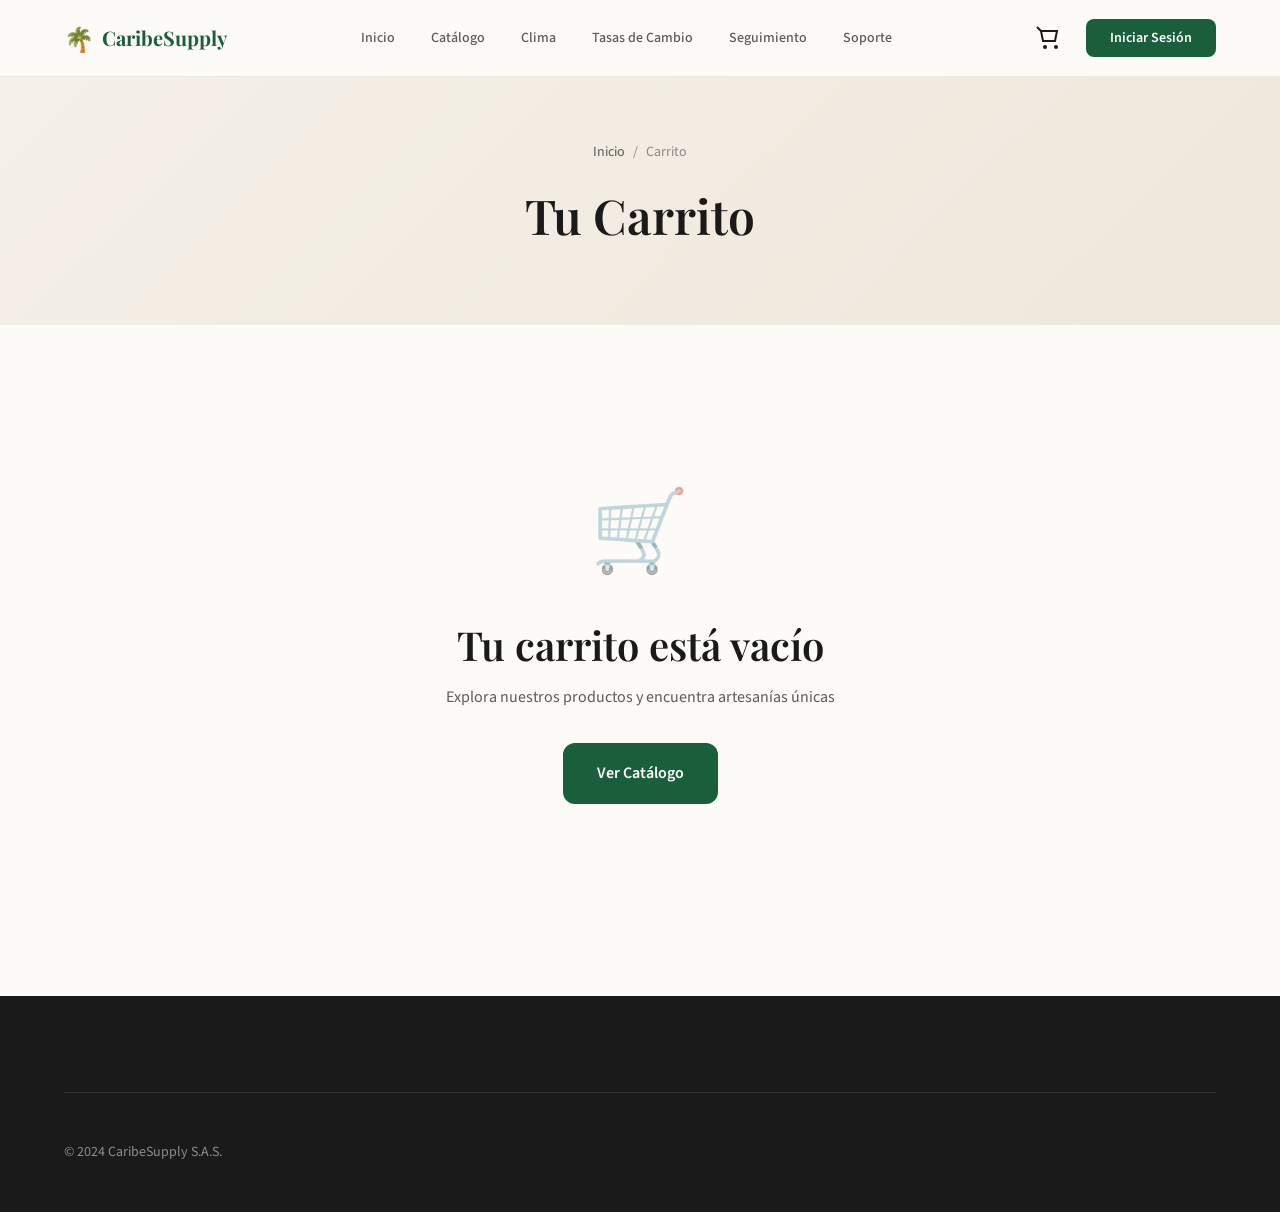
<file: pages/carrito.html>
<!DOCTYPE html>
<html lang="es">
<head>
    <meta charset="UTF-8">
    <meta name="viewport" content="width=device-width, initial-scale=1.0">
    <meta name="description" content="Tu carrito de compras - CaribeSupply">
    <title>Carrito | CaribeSupply S.A.S.</title>
    <link rel="preconnect" href="https://fonts.googleapis.com">
    <link rel="preconnect" href="https://fonts.gstatic.com" crossorigin>
    <link href="https://fonts.googleapis.com/css2?family=Playfair+Display:wght@400;600;700&family=Source+Sans+3:wght@300;400;500;600&display=swap" rel="stylesheet">
    <link rel="stylesheet" href="../css/styles.css">
    <style>
        .cart-page { padding: var(--space-2xl) 0 var(--space-4xl); }
        .cart-layout { display: grid; grid-template-columns: 1fr 380px; gap: var(--space-2xl); }
        @media (max-width: 900px) { .cart-layout { grid-template-columns: 1fr; } }
        .cart-items { background: var(--bg-primary); border-radius: var(--radius-xl); padding: var(--space-xl); box-shadow: var(--shadow-sm); }
        .cart-item { display: grid; grid-template-columns: 100px 1fr auto; gap: var(--space-lg); padding: var(--space-lg) 0; border-bottom: 1px solid var(--bg-tertiary); align-items: center; }
        .cart-item:last-child { border-bottom: none; }
        .cart-item-image { width: 100px; height: 100px; border-radius: var(--radius-lg); overflow: hidden; }
        .cart-item-image img { width: 100%; height: 100%; object-fit: cover; }
        .cart-item-info h3 { font-size: var(--text-lg); margin-bottom: var(--space-xs); }
        .cart-item-info .category { font-size: var(--text-sm); color: var(--text-muted); margin-bottom: var(--space-sm); }
        .cart-item-info .price { font-weight: 600; color: var(--color-primary); }
        .cart-item-actions { display: flex; flex-direction: column; align-items: flex-end; gap: var(--space-md); }
        .quantity-control { display: flex; align-items: center; gap: var(--space-sm); background: var(--bg-secondary); border-radius: var(--radius-md); padding: var(--space-xs); }
        .quantity-btn { width: 32px; height: 32px; border: none; background: var(--bg-primary); border-radius: var(--radius-sm); cursor: pointer; font-size: var(--text-lg); transition: all var(--transition-fast); }
        .quantity-btn:hover { background: var(--color-primary); color: white; }
        .quantity-value { width: 40px; text-align: center; font-weight: 600; }
        .remove-btn { background: none; border: none; color: var(--color-error); cursor: pointer; font-size: var(--text-sm); padding: var(--space-xs) var(--space-sm); }
        .remove-btn:hover { text-decoration: underline; }
        .cart-summary { background: var(--bg-primary); border-radius: var(--radius-xl); padding: var(--space-xl); box-shadow: var(--shadow-sm); height: fit-content; position: sticky; top: 100px; }
        .summary-title { font-size: var(--text-xl); margin-bottom: var(--space-xl); padding-bottom: var(--space-md); border-bottom: 2px solid var(--bg-tertiary); }
        .summary-row { display: flex; justify-content: space-between; margin-bottom: var(--space-md); font-size: var(--text-sm); color: var(--text-secondary); }
        .summary-row.total { font-size: var(--text-xl); font-weight: 700; color: var(--text-primary); margin-top: var(--space-lg); padding-top: var(--space-lg); border-top: 2px solid var(--bg-tertiary); }
        .free-shipping-badge { background: rgba(45, 138, 94, 0.1); color: var(--color-success); padding: var(--space-sm) var(--space-md); border-radius: var(--radius-md); font-size: var(--text-sm); text-align: center; margin-bottom: var(--space-lg); }
        .checkout-btn { width: 100%; margin-top: var(--space-lg); }
        .continue-shopping { display: block; text-align: center; margin-top: var(--space-md); font-size: var(--text-sm); }
        .empty-cart { text-align: center; padding: var(--space-4xl) var(--space-xl); }
        .empty-cart-icon { font-size: 5rem; margin-bottom: var(--space-lg); opacity: 0.5; }
        .empty-cart h2 { margin-bottom: var(--space-md); }
        .empty-cart p { color: var(--text-secondary); margin-bottom: var(--space-xl); }
        @media (max-width: 600px) {
            .cart-item { grid-template-columns: 80px 1fr; }
            .cart-item-actions { grid-column: 1 / -1; flex-direction: row; justify-content: space-between; }
        }
    </style>
</head>
<body>
    <a href="#main-content" class="skip-link">Saltar al contenido principal</a>
    
    <header class="header">
        <nav class="nav">
            <a href="../index.html" class="logo"><span class="logo-icon">🌴</span><span class="logo-text">CaribeSupply</span></a>
            <button class="nav-toggle" aria-expanded="false"><span class="hamburger"></span></button>
            <ul class="nav-menu" id="nav-menu">
                <li><a href="../index.html" class="nav-link">Inicio</a></li>
                <li><a href="catalogo.html" class="nav-link">Catálogo</a></li>
                <li><a href="clima.html" class="nav-link">Clima</a></li>
                <li><a href="tasas.html" class="nav-link">Tasas de Cambio</a></li>
                <li><a href="seguimiento.html" class="nav-link">Seguimiento</a></li>
                <li><a href="soporte.html" class="nav-link">Soporte</a></li>
            </ul>
            <div class="nav-actions">
                <a href="carrito.html" class="cart-btn"><svg width="24" height="24" viewBox="0 0 24 24" fill="none" stroke="currentColor" stroke-width="2"><circle cx="9" cy="21" r="1"/><circle cx="20" cy="21" r="1"/><path d="m1 1 4 4h16l-2 10H7L5 5"/></svg><span class="cart-count" id="cart-count">0</span></a>
                <a href="login.html" class="login-btn" id="auth-btn">Iniciar Sesión</a>
            </div>
        </nav>
    </header>

    <main id="main-content">
        <section class="page-header">
            <div class="container">
                <nav class="breadcrumb"><a href="../index.html">Inicio</a><span>/</span><span>Carrito</span></nav>
                <h1 class="page-title">Tu Carrito</h1>
            </div>
        </section>

        <section class="cart-page">
            <div class="container">
                <div id="cart-content"></div>
            </div>
        </section>
    </main>

    <footer class="footer"><div class="container"><div class="footer-bottom"><p class="copyright">© 2024 CaribeSupply S.A.S.</p></div></div></footer>
    <div class="toast-container" id="toast-container"></div>

    <script src="../js/data.js"></script>
    <script src="../js/auth.js"></script>
    <script src="../js/cart.js"></script>
    <script src="../js/main.js"></script>
    <script>
        function renderCartPage() {
            const container = document.getElementById('cart-content');
            const cartItems = Cart.getCartWithProducts();

            if (cartItems.length === 0) {
                container.innerHTML = `
                    <div class="empty-cart">
                        <div class="empty-cart-icon">🛒</div>
                        <h2>Tu carrito está vacío</h2>
                        <p>Explora nuestros productos y encuentra artesanías únicas</p>
                        <a href="catalogo.html" class="btn btn-primary">Ver Catálogo</a>
                    </div>
                `;
                return;
            }

            const subtotal = Cart.getSubtotal();
            const tax = Cart.getTax();
            const shipping = Cart.getShipping();
            const total = subtotal + tax + shipping;
            const freeShipping = subtotal >= APP_CONFIG.freeShippingThreshold;

            container.innerHTML = `
                <div class="cart-layout">
                    <div class="cart-items">
                        <h2 style="margin-bottom: var(--space-lg);">Productos (${cartItems.length})</h2>
                        ${cartItems.map(item => `
                            <div class="cart-item">
                                <div class="cart-item-image">
                                    <img src="${item.product.image}" alt="${item.product.name}">
                                </div>
                                <div class="cart-item-info">
                                    <h3>${item.product.name}</h3>
                                    <p class="category">${CATEGORIES.find(c => c.id === item.product.category)?.name || ''}</p>
                                    <p class="price">RD$${item.product.price.toLocaleString()}</p>
                                </div>
                                <div class="cart-item-actions">
                                    <div class="quantity-control">
                                        <button class="quantity-btn" onclick="updateQty(${item.productId}, ${item.quantity - 1})">−</button>
                                        <span class="quantity-value">${item.quantity}</span>
                                        <button class="quantity-btn" onclick="updateQty(${item.productId}, ${item.quantity + 1})">+</button>
                                    </div>
                                    <button class="remove-btn" onclick="Cart.removeItem(${item.productId})">Eliminar</button>
                                </div>
                            </div>
                        `).join('')}
                    </div>
                    <div class="cart-summary">
                        <h3 class="summary-title">Resumen del Pedido</h3>
                        ${freeShipping ? '<div class="free-shipping-badge">🎉 ¡Envío gratis aplicado!</div>' : ''}
                        <div class="summary-row"><span>Subtotal</span><span>RD$${subtotal.toLocaleString('es-DO', {minimumFractionDigits: 2})}</span></div>
                        <div class="summary-row"><span>ITBIS (18%)</span><span>RD$${tax.toLocaleString('es-DO', {minimumFractionDigits: 2})}</span></div>
                        <div class="summary-row"><span>Envío</span><span>${freeShipping ? 'Gratis' : 'RD$' + shipping.toLocaleString()}</span></div>
                        <div class="summary-row total"><span>Total</span><span>RD$${total.toLocaleString('es-DO', {minimumFractionDigits: 2})}</span></div>
                        <a href="checkout.html" class="btn btn-primary checkout-btn">Proceder al Pago</a>
                        <a href="catalogo.html" class="continue-shopping">← Seguir comprando</a>
                    </div>
                </div>
            `;
        }

        function updateQty(productId, newQty) {
            if (newQty < 1) {
                Cart.removeItem(productId);
            } else {
                Cart.updateQuantity(productId, newQty);
            }
            renderCartPage();
        }

        document.addEventListener('DOMContentLoaded', renderCartPage);
    </script>
</body>
</html>
</file>
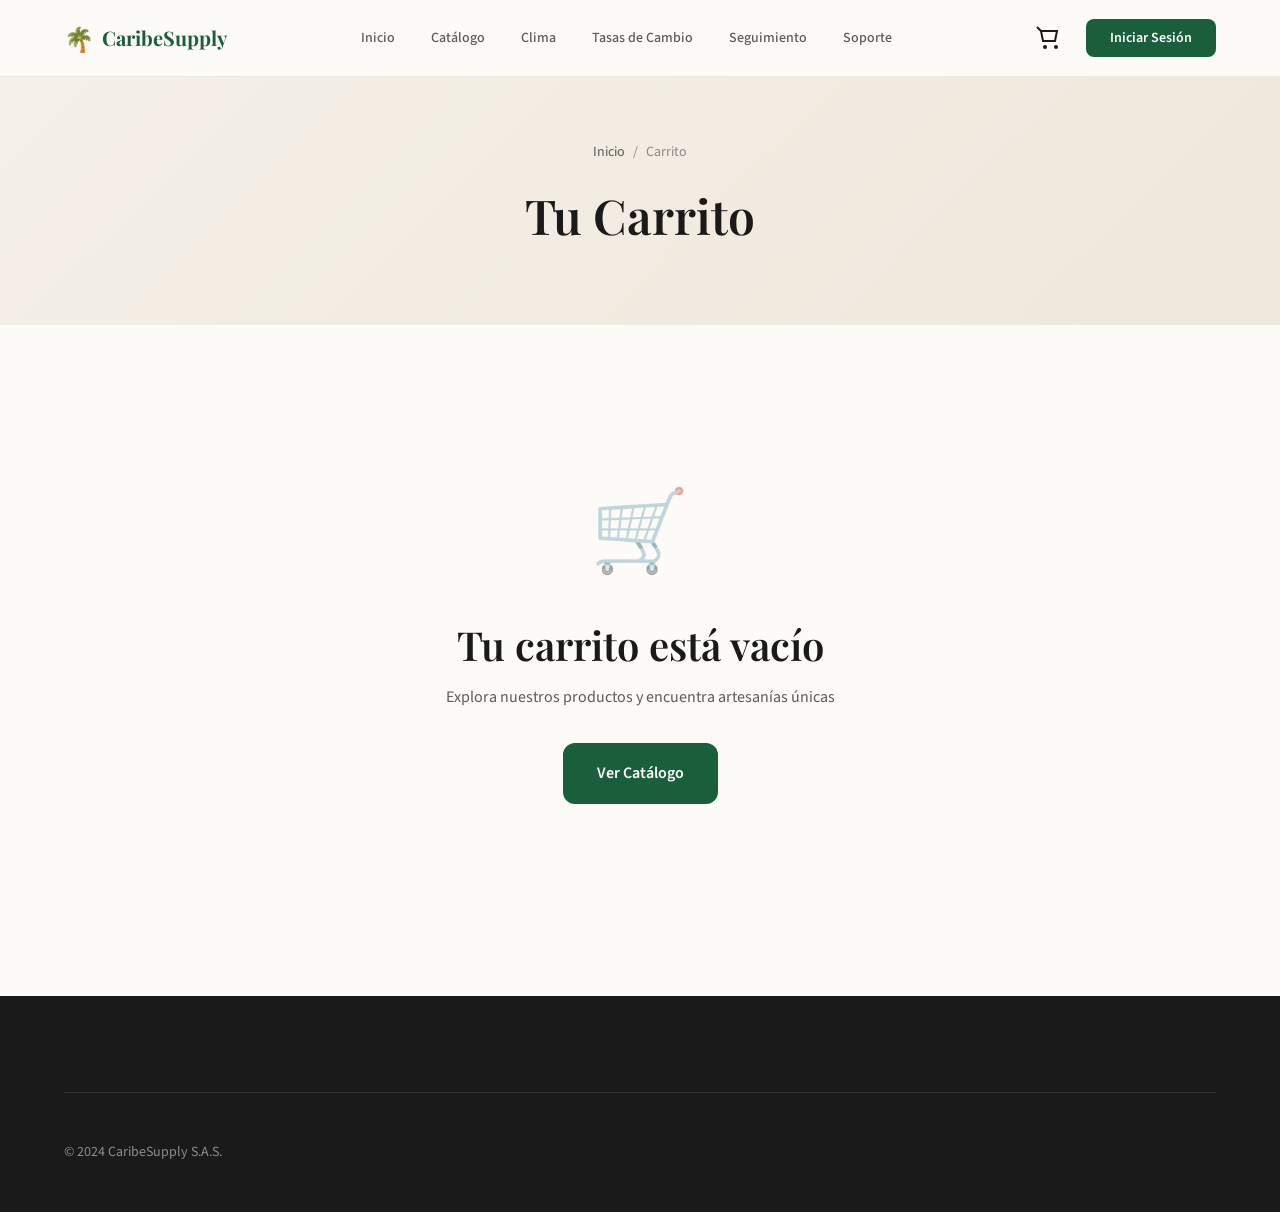
<file: pages/checkout.html>
<!DOCTYPE html>
<html lang="es">
<head>
    <meta charset="UTF-8">
    <meta name="viewport" content="width=device-width, initial-scale=1.0">
    <meta name="description" content="Finalizar compra - CaribeSupply">
    <title>Checkout | CaribeSupply S.A.S.</title>
    <link rel="preconnect" href="https://fonts.googleapis.com">
    <link rel="preconnect" href="https://fonts.gstatic.com" crossorigin>
    <link href="https://fonts.googleapis.com/css2?family=Playfair+Display:wght@400;600;700&family=Source+Sans+3:wght@300;400;500;600&display=swap" rel="stylesheet">
    <link rel="stylesheet" href="../css/styles.css">
    <style>
        .checkout-page { padding: var(--space-2xl) 0 var(--space-4xl); }
        .checkout-layout { display: grid; grid-template-columns: 1fr 400px; gap: var(--space-2xl); }
        @media (max-width: 900px) { .checkout-layout { grid-template-columns: 1fr; } }
        .checkout-section { background: var(--bg-primary); border-radius: var(--radius-xl); padding: var(--space-xl); box-shadow: var(--shadow-sm); margin-bottom: var(--space-xl); }
        .checkout-section h2 { font-size: var(--text-xl); margin-bottom: var(--space-xl); padding-bottom: var(--space-md); border-bottom: 2px solid var(--bg-tertiary); display: flex; align-items: center; gap: var(--space-md); }
        .checkout-section h2 .step { width: 32px; height: 32px; background: var(--color-primary); color: white; border-radius: var(--radius-full); display: flex; align-items: center; justify-content: center; font-size: var(--text-sm); font-weight: 600; }
        .form-row { display: grid; grid-template-columns: 1fr 1fr; gap: var(--space-md); }
        @media (max-width: 500px) { .form-row { grid-template-columns: 1fr; } }
        .form-group { margin-bottom: var(--space-lg); }
        .form-label { display: block; font-size: var(--text-sm); font-weight: 600; margin-bottom: var(--space-sm); }
        .form-input, .form-select, .form-textarea { width: 100%; padding: var(--space-md); border: 2px solid var(--bg-tertiary); border-radius: var(--radius-md); font-size: var(--text-base); font-family: var(--font-body); }
        .form-input:focus, .form-select:focus, .form-textarea:focus { outline: none; border-color: var(--color-primary); }
        .form-input.error, .form-select.error { border-color: var(--color-error); }
        .form-error { display: none; color: var(--color-error); font-size: var(--text-sm); margin-top: var(--space-xs); }
        .form-group.has-error .form-error { display: block; }
        .order-summary { background: var(--bg-primary); border-radius: var(--radius-xl); padding: var(--space-xl); box-shadow: var(--shadow-sm); position: sticky; top: 100px; }
        .summary-title { font-size: var(--text-xl); margin-bottom: var(--space-xl); padding-bottom: var(--space-md); border-bottom: 2px solid var(--bg-tertiary); }
        .summary-items { max-height: 300px; overflow-y: auto; margin-bottom: var(--space-xl); }
        .summary-item { display: flex; gap: var(--space-md); padding: var(--space-md) 0; border-bottom: 1px solid var(--bg-secondary); }
        .summary-item:last-child { border-bottom: none; }
        .summary-item img { width: 60px; height: 60px; border-radius: var(--radius-md); object-fit: cover; }
        .summary-item-info { flex: 1; }
        .summary-item-info h4 { font-size: var(--text-sm); margin-bottom: var(--space-xs); }
        .summary-item-info .qty { font-size: var(--text-xs); color: var(--text-muted); }
        .summary-item-price { font-weight: 600; color: var(--color-primary); }
        .summary-row { display: flex; justify-content: space-between; margin-bottom: var(--space-sm); font-size: var(--text-sm); color: var(--text-secondary); }
        .summary-row.total { font-size: var(--text-xl); font-weight: 700; color: var(--text-primary); margin-top: var(--space-lg); padding-top: var(--space-lg); border-top: 2px solid var(--bg-tertiary); }
        .place-order-btn { width: 100%; margin-top: var(--space-xl); }
        .secure-badge { display: flex; align-items: center; justify-content: center; gap: var(--space-sm); margin-top: var(--space-lg); font-size: var(--text-sm); color: var(--text-muted); }
        .success-modal { position: fixed; inset: 0; background: rgba(0,0,0,0.5); display: none; align-items: center; justify-content: center; z-index: 1000; padding: var(--space-xl); }
        .success-modal.active { display: flex; }
        .success-content { background: var(--bg-primary); padding: var(--space-3xl); border-radius: var(--radius-xl); text-align: center; max-width: 450px; animation: scaleIn 0.3s ease; }
        @keyframes scaleIn { from { transform: scale(0.9); opacity: 0; } to { transform: scale(1); opacity: 1; } }
        .success-icon { font-size: 5rem; margin-bottom: var(--space-lg); }
        .success-content h2 { margin-bottom: var(--space-md); }
        .success-content p { color: var(--text-secondary); margin-bottom: var(--space-xl); }
        .order-number { background: var(--bg-secondary); padding: var(--space-md); border-radius: var(--radius-md); font-family: monospace; font-size: var(--text-lg); margin-bottom: var(--space-xl); }
    </style>
</head>
<body>
    <a href="#main-content" class="skip-link">Saltar al contenido principal</a>
    
    <header class="header">
        <nav class="nav">
            <a href="../index.html" class="logo"><span class="logo-icon">🌴</span><span class="logo-text">CaribeSupply</span></a>
            <ul class="nav-menu" id="nav-menu">
                <li><a href="../index.html" class="nav-link">Inicio</a></li>
                <li><a href="catalogo.html" class="nav-link">Catálogo</a></li>
                <li><a href="carrito.html" class="nav-link">Carrito</a></li>
            </ul>
            <div class="nav-actions">
                <a href="carrito.html" class="cart-btn"><svg width="24" height="24" viewBox="0 0 24 24" fill="none" stroke="currentColor" stroke-width="2"><circle cx="9" cy="21" r="1"/><circle cx="20" cy="21" r="1"/><path d="m1 1 4 4h16l-2 10H7L5 5"/></svg><span class="cart-count" id="cart-count">0</span></a>
                <a href="login.html" class="login-btn" id="auth-btn">Iniciar Sesión</a>
            </div>
        </nav>
    </header>

    <main id="main-content">
        <section class="page-header">
            <div class="container">
                <nav class="breadcrumb"><a href="../index.html">Inicio</a><span>/</span><a href="carrito.html">Carrito</a><span>/</span><span>Checkout</span></nav>
                <h1 class="page-title">Finalizar Compra</h1>
            </div>
        </section>

        <section class="checkout-page">
            <div class="container">
                <div class="checkout-layout">
                    <div class="checkout-form-container">
                        <form id="checkout-form" novalidate>
                            <div class="checkout-section">
                                <h2><span class="step">1</span> Información de Contacto</h2>
                                <div class="form-row">
                                    <div class="form-group">
                                        <label class="form-label" for="nombre">Nombre *</label>
                                        <input type="text" id="nombre" name="nombre" class="form-input" required>
                                        <span class="form-error"></span>
                                    </div>
                                    <div class="form-group">
                                        <label class="form-label" for="apellido">Apellido *</label>
                                        <input type="text" id="apellido" name="apellido" class="form-input" required>
                                        <span class="form-error"></span>
                                    </div>
                                </div>
                                <div class="form-row">
                                    <div class="form-group">
                                        <label class="form-label" for="email">Correo electrónico *</label>
                                        <input type="email" id="email" name="email" class="form-input" required>
                                        <span class="form-error"></span>
                                    </div>
                                    <div class="form-group">
                                        <label class="form-label" for="telefono">Teléfono *</label>
                                        <input type="tel" id="telefono" name="telefono" class="form-input" placeholder="809-555-1234" required>
                                        <span class="form-error"></span>
                                    </div>
                                </div>
                            </div>

                            <div class="checkout-section">
                                <h2><span class="step">2</span> Dirección de Envío</h2>
                                <div class="form-group">
                                    <label class="form-label" for="direccion">Dirección *</label>
                                    <input type="text" id="direccion" name="direccion" class="form-input" placeholder="Calle, número, sector" required>
                                    <span class="form-error"></span>
                                </div>
                                <div class="form-row">
                                    <div class="form-group">
                                        <label class="form-label" for="provincia">Provincia *</label>
                                        <select id="provincia" name="provincia" class="form-select" required>
                                            <option value="">Selecciona</option>
                                        </select>
                                        <span class="form-error"></span>
                                    </div>
                                    <div class="form-group">
                                        <label class="form-label" for="ciudad">Ciudad/Municipio *</label>
                                        <input type="text" id="ciudad" name="ciudad" class="form-input" required>
                                        <span class="form-error"></span>
                                    </div>
                                </div>
                                <div class="form-group">
                                    <label class="form-label" for="notas">Notas del pedido (opcional)</label>
                                    <textarea id="notas" name="notas" class="form-textarea" rows="3" placeholder="Instrucciones especiales de entrega..."></textarea>
                                </div>
                            </div>

                            <div class="checkout-section">
                                <h2><span class="step">3</span> Método de Pago</h2>
                                <p style="color: var(--text-secondary); font-size: var(--text-sm);">
                                    💳 Este es un sitio de demostración. No se procesarán pagos reales.
                                </p>
                            </div>

                            <button type="submit" class="btn btn-primary btn-lg place-order-btn">
                                Confirmar Pedido
                            </button>
                        </form>
                    </div>

                    <aside class="order-summary">
                        <h3 class="summary-title">Resumen del Pedido</h3>
                        <div class="summary-items" id="summary-items"></div>
                        <div class="summary-totals" id="summary-totals"></div>
                        <div class="secure-badge">
                            <svg width="16" height="16" viewBox="0 0 24 24" fill="none" stroke="currentColor" stroke-width="2"><rect x="3" y="11" width="18" height="11" rx="2" ry="2"/><path d="M7 11V7a5 5 0 0 1 10 0v4"/></svg>
                            Compra 100% segura
                        </div>
                    </aside>
                </div>
            </div>
        </section>
    </main>

    <!-- Success Modal -->
    <div class="success-modal" id="success-modal">
        <div class="success-content">
            <div class="success-icon">🎉</div>
            <h2>¡Pedido Confirmado!</h2>
            <p>Gracias por tu compra. Hemos enviado los detalles a tu correo electrónico.</p>
            <div class="order-number" id="order-number">CS-000000</div>
            <a href="seguimiento.html" class="btn btn-primary">Rastrear Pedido</a>
            <a href="../index.html" class="btn btn-secondary" style="margin-top: var(--space-md); display: block;">Volver al Inicio</a>
        </div>
    </div>

    <div class="toast-container" id="toast-container"></div>

    <script src="../js/data.js"></script>
    <script src="../js/auth.js"></script>
    <script src="../js/cart.js"></script>
    <script>
        document.addEventListener('DOMContentLoaded', () => {
            // Verificar que hay productos en el carrito
            if (Cart.getItemCount() === 0) {
                window.location.href = 'carrito.html';
                return;
            }

            // Poblar provincias
            const select = document.getElementById('provincia');
            PROVINCIAS.forEach(p => {
                const option = document.createElement('option');
                option.value = p.id;
                option.textContent = p.name;
                select.appendChild(option);
            });

            // Pre-llenar datos si el usuario está logueado
            const user = Auth.getCurrentUser();
            if (user) {
                document.getElementById('nombre').value = user.nombre || '';
                document.getElementById('apellido').value = user.apellido || '';
                document.getElementById('email').value = user.email || '';
                document.getElementById('telefono').value = user.telefono || '';
                document.getElementById('provincia').value = user.provincia || '';
            }

            // Actualizar costos cuando cambia la provincia
            select.addEventListener('change', renderSummary);

            renderSummary();
            setupFormValidation();
        });

        function renderSummary() {
            const items = Cart.getCartWithProducts();
            const provincia = document.getElementById('provincia').value;
            
            document.getElementById('summary-items').innerHTML = items.map(item => `
                <div class="summary-item">
                    <img src="${item.product.image}" alt="${item.product.name}">
                    <div class="summary-item-info">
                        <h4>${item.product.name}</h4>
                        <span class="qty">Cantidad: ${item.quantity}</span>
                    </div>
                    <span class="summary-item-price">RD$${(item.product.price * item.quantity).toLocaleString()}</span>
                </div>
            `).join('');

            const subtotal = Cart.getSubtotal();
            const tax = Cart.getTax();
            const shipping = Cart.getShipping(provincia);
            const total = subtotal + tax + shipping;
            const freeShipping = subtotal >= APP_CONFIG.freeShippingThreshold;

            document.getElementById('summary-totals').innerHTML = `
                <div class="summary-row"><span>Subtotal</span><span>RD$${subtotal.toLocaleString('es-DO', {minimumFractionDigits: 2})}</span></div>
                <div class="summary-row"><span>ITBIS (18%)</span><span>RD$${tax.toLocaleString('es-DO', {minimumFractionDigits: 2})}</span></div>
                <div class="summary-row"><span>Envío</span><span>${freeShipping ? 'Gratis' : 'RD$' + shipping.toLocaleString()}</span></div>
                <div class="summary-row total"><span>Total</span><span>RD$${total.toLocaleString('es-DO', {minimumFractionDigits: 2})}</span></div>
            `;
        }

        function setupFormValidation() {
            const form = document.getElementById('checkout-form');
            
            form.addEventListener('submit', (e) => {
                e.preventDefault();
                let isValid = true;

                // Limpiar errores
                form.querySelectorAll('.form-group').forEach(g => g.classList.remove('has-error'));

                // Validar campos requeridos
                const requiredFields = ['nombre', 'apellido', 'email', 'telefono', 'direccion', 'provincia', 'ciudad'];
                requiredFields.forEach(fieldId => {
                    const input = document.getElementById(fieldId);
                    const group = input.closest('.form-group');
                    const error = group.querySelector('.form-error');
                    
                    if (!input.value.trim()) {
                        isValid = false;
                        group.classList.add('has-error');
                        error.textContent = 'Este campo es requerido';
                    }
                });

                // Validar email
                const email = document.getElementById('email');
                if (email.value && !/^[^\s@]+@[^\s@]+\.[^\s@]+$/.test(email.value)) {
                    isValid = false;
                    email.closest('.form-group').classList.add('has-error');
                    email.closest('.form-group').querySelector('.form-error').textContent = 'Correo inválido';
                }

                // Validar teléfono
                const telefono = document.getElementById('telefono');
                if (telefono.value && !/^(809|829|849)[-\s]?\d{3}[-\s]?\d{4}$/.test(telefono.value.replace(/\s/g, ''))) {
                    isValid = false;
                    telefono.closest('.form-group').classList.add('has-error');
                    telefono.closest('.form-group').querySelector('.form-error').textContent = 'Formato: 809-555-1234';
                }

                if (isValid) {
                    // Simular procesamiento
                    const btn = form.querySelector('button[type="submit"]');
                    btn.disabled = true;
                    btn.innerHTML = '<span class="loading-spinner"></span> Procesando...';

                    setTimeout(() => {
                        // Generar número de orden
                        const orderNumber = 'CS-' + Date.now().toString().slice(-6);
                        document.getElementById('order-number').textContent = orderNumber;
                        
                        // Limpiar carrito
                        Cart.clearCart();
                        
                        // Mostrar modal de éxito
                        document.getElementById('success-modal').classList.add('active');
                    }, 2000);
                } else {
                    // Focus en el primer error
                    form.querySelector('.has-error input, .has-error select')?.focus();
                }
            });
        }
    </script>
</body>
</html>
</file>
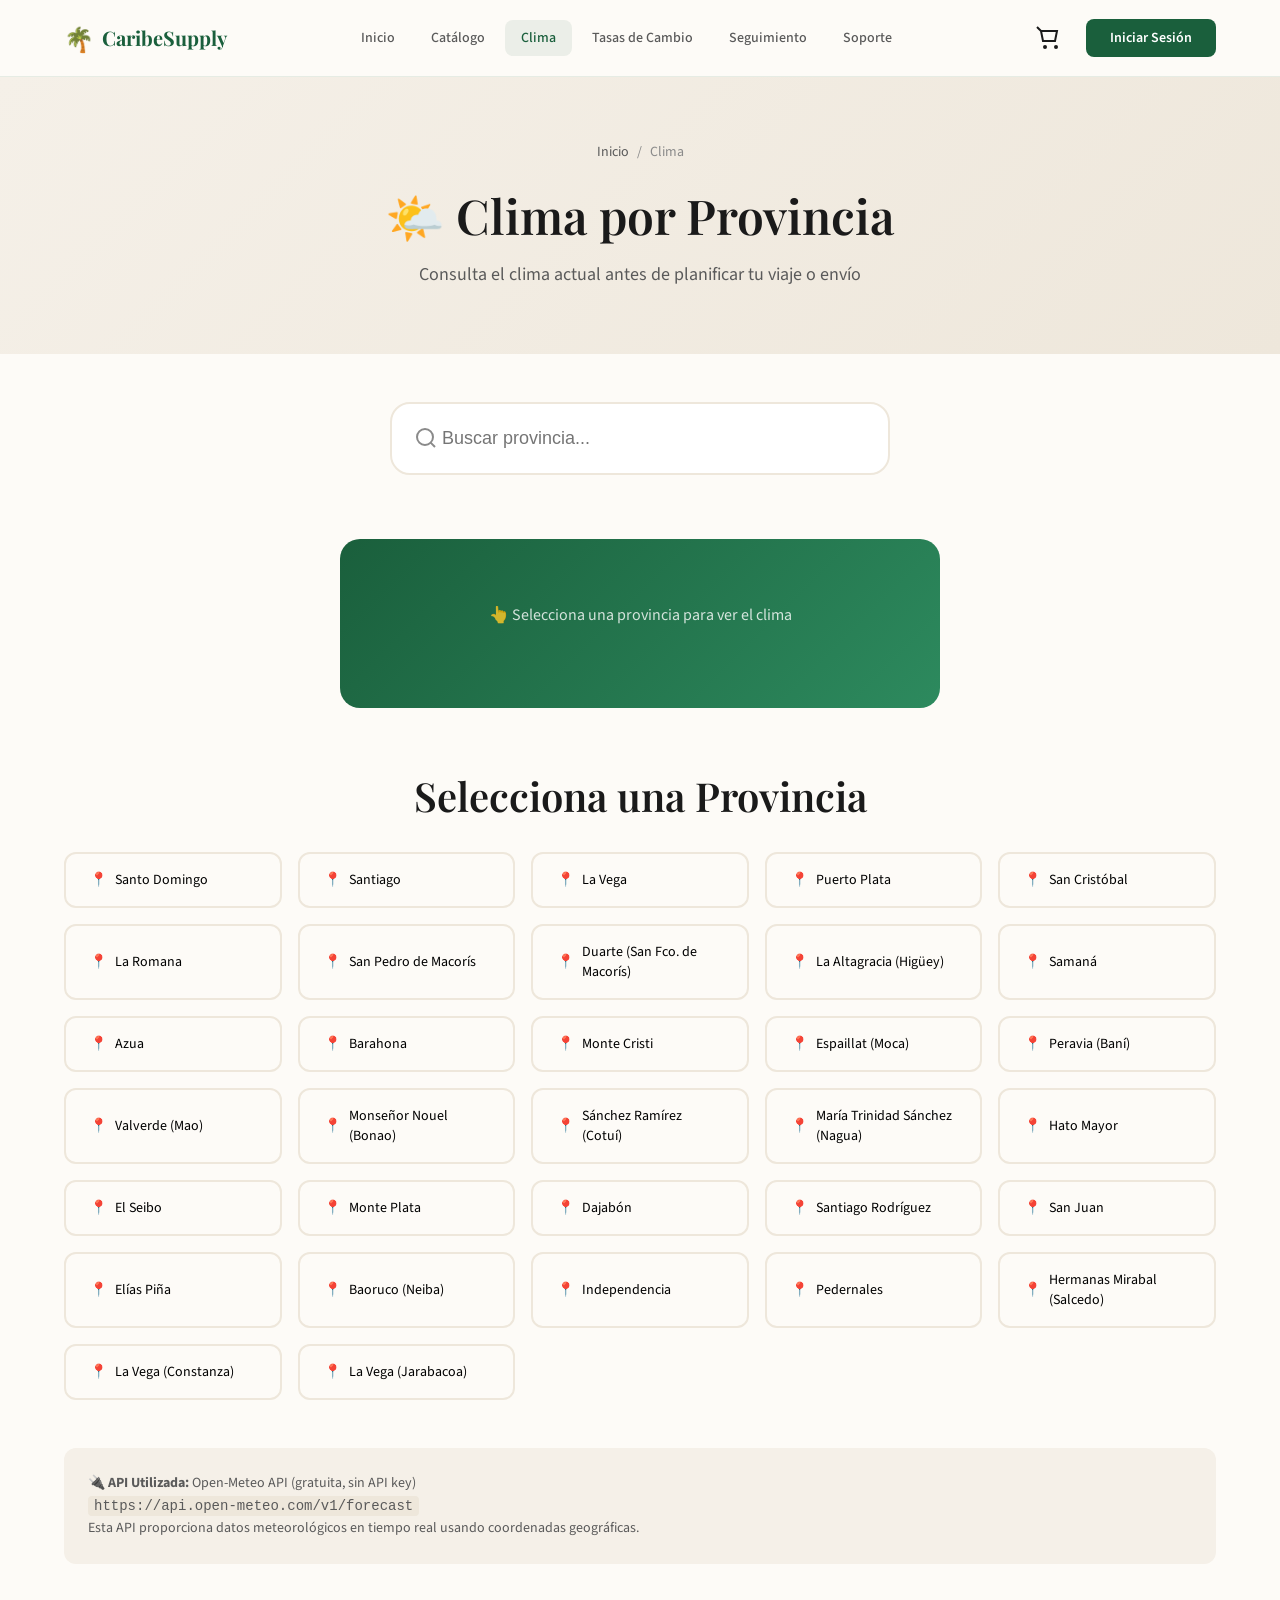
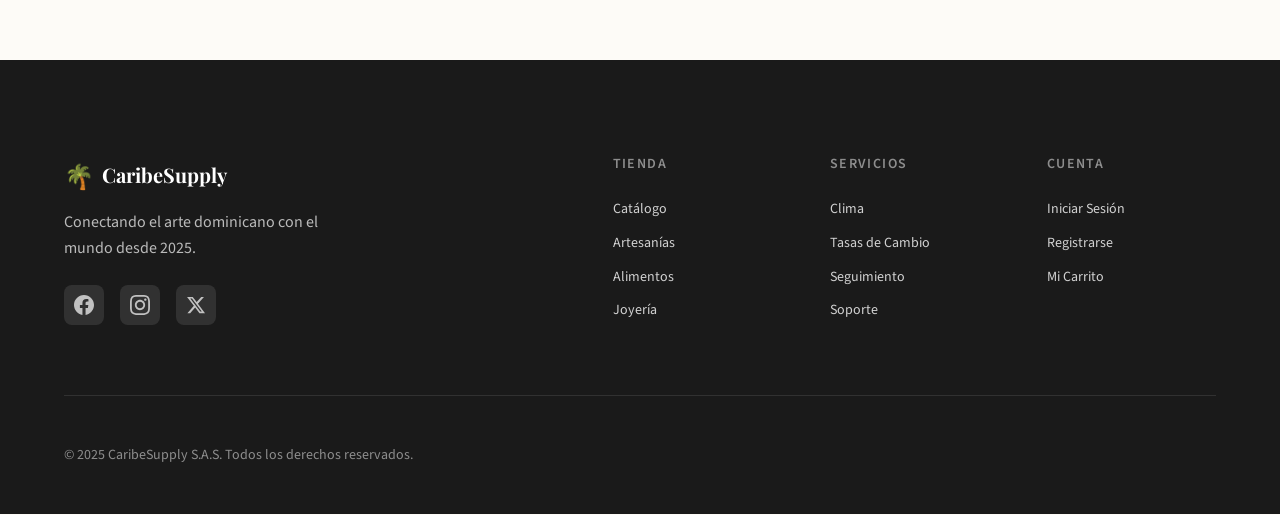
<file: pages/clima.html>
<!DOCTYPE html>
<html lang="es">
<head>
    <meta charset="UTF-8">
    <meta name="viewport" content="width=device-width, initial-scale=1.0">
    <meta name="description" content="Consulta el clima en las provincias de República Dominicana">
    <title>Clima por Provincia | CaribeSupply S.A.S.</title>
    <link rel="preconnect" href="https://fonts.googleapis.com">
    <link rel="preconnect" href="https://fonts.gstatic.com" crossorigin>
    <link href="https://fonts.googleapis.com/css2?family=Playfair+Display:wght@400;600;700&family=Source+Sans+3:wght@300;400;500;600&display=swap" rel="stylesheet">
    <link rel="stylesheet" href="../css/styles.css">
    <style>
        .weather-page { padding: var(--space-2xl) 0 var(--space-4xl); }
        .weather-search { max-width: 500px; margin: 0 auto var(--space-3xl); }
        .search-wrapper { position: relative; }
        .search-wrapper input { width: 100%; padding: var(--space-lg) var(--space-lg) var(--space-lg) 50px; font-size: var(--text-lg); border: 2px solid var(--bg-tertiary); border-radius: var(--radius-xl); }
        .search-wrapper input:focus { outline: none; border-color: var(--color-primary); }
        .search-wrapper svg { position: absolute; left: var(--space-lg); top: 50%; transform: translateY(-50%); color: var(--text-muted); }
        .weather-card { background: linear-gradient(135deg, #1a5f3c 0%, #2d8a5e 100%); border-radius: var(--radius-xl); padding: var(--space-3xl); color: white; max-width: 600px; margin: 0 auto var(--space-3xl); text-align: center; }
        .weather-location { font-size: var(--text-2xl); font-family: var(--font-display); margin-bottom: var(--space-xs); }
        .weather-date { opacity: 0.8; font-size: var(--text-sm); margin-bottom: var(--space-xl); }
        .weather-main { display: flex; align-items: center; justify-content: center; gap: var(--space-xl); margin-bottom: var(--space-xl); }
        .weather-icon { font-size: 5rem; }
        .weather-temp { font-size: 4rem; font-weight: 700; font-family: var(--font-display); }
        .weather-temp span { font-size: var(--text-2xl); vertical-align: top; }
        .weather-desc { font-size: var(--text-xl); text-transform: capitalize; margin-bottom: var(--space-xl); }
        .weather-details { display: grid; grid-template-columns: repeat(3, 1fr); gap: var(--space-lg); padding-top: var(--space-xl); border-top: 1px solid rgba(255,255,255,0.2); }
        .weather-detail { text-align: center; }
        .weather-detail-icon { font-size: var(--text-2xl); margin-bottom: var(--space-xs); }
        .weather-detail-value { font-size: var(--text-xl); font-weight: 600; }
        .weather-detail-label { font-size: var(--text-sm); opacity: 0.8; }
        .provinces-grid { display: grid; grid-template-columns: repeat(auto-fill, minmax(180px, 1fr)); gap: var(--space-md); }
        .province-btn { padding: var(--space-md) var(--space-lg); background: var(--bg-primary); border: 2px solid var(--bg-tertiary); border-radius: var(--radius-lg); cursor: pointer; transition: all var(--transition-fast); text-align: left; display: flex; align-items: center; gap: var(--space-sm); font-family: var(--font-body); font-size: var(--text-sm); }
        .province-btn:hover { border-color: var(--color-primary); background: rgba(26, 95, 60, 0.05); }
        .province-btn.active { border-color: var(--color-primary); background: rgba(26, 95, 60, 0.1); }
        .loading-state { text-align: center; padding: var(--space-3xl); }
        .api-info { background: var(--bg-secondary); padding: var(--space-lg); border-radius: var(--radius-lg); margin-top: var(--space-2xl); font-size: var(--text-sm); color: var(--text-secondary); }
        .api-info code { background: var(--bg-tertiary); padding: 2px 6px; border-radius: var(--radius-sm); font-family: monospace; }
    </style>
</head>
<body>
    <a href="#main-content" class="skip-link">Saltar al contenido principal</a>
    
    <header class="header">
        <nav class="nav">
            <a href="../index.html" class="logo"><span class="logo-icon">🌴</span><span class="logo-text">CaribeSupply</span></a>
            <button class="nav-toggle" aria-expanded="false"><span class="hamburger"></span></button>
            <ul class="nav-menu" id="nav-menu">
                <li><a href="../index.html" class="nav-link">Inicio</a></li>
                <li><a href="catalogo.html" class="nav-link">Catálogo</a></li>
                <li><a href="clima.html" class="nav-link active">Clima</a></li>
                <li><a href="tasas.html" class="nav-link">Tasas de Cambio</a></li>
                <li><a href="seguimiento.html" class="nav-link">Seguimiento</a></li>
                <li><a href="soporte.html" class="nav-link">Soporte</a></li>
            </ul>
            <div class="nav-actions">
                <a href="carrito.html" class="cart-btn"><svg width="24" height="24" viewBox="0 0 24 24" fill="none" stroke="currentColor" stroke-width="2"><circle cx="9" cy="21" r="1"/><circle cx="20" cy="21" r="1"/><path d="m1 1 4 4h16l-2 10H7L5 5"/></svg><span class="cart-count" id="cart-count">0</span></a>
                <a href="login.html" class="login-btn" id="auth-btn">Iniciar Sesión</a>
            </div>
        </nav>
    </header>

    <main id="main-content">
        <section class="page-header">
            <div class="container">
                <nav class="breadcrumb"><a href="../index.html">Inicio</a><span>/</span><span>Clima</span></nav>
                <h1 class="page-title">🌤️ Clima por Provincia</h1>
                <p class="page-subtitle">Consulta el clima actual antes de planificar tu viaje o envío</p>
            </div>
        </section>

        <section class="weather-page">
            <div class="container">
                <div class="weather-search">
                    <div class="search-wrapper">
                        <svg width="24" height="24" viewBox="0 0 24 24" fill="none" stroke="currentColor" stroke-width="2"><circle cx="11" cy="11" r="8"/><path d="m21 21-4.35-4.35"/></svg>
                        <input type="search" id="province-search" placeholder="Buscar provincia..." aria-label="Buscar provincia">
                    </div>
                </div>

                <div id="weather-display">
                    <div class="weather-card">
                        <p style="opacity: 0.8;">👆 Selecciona una provincia para ver el clima</p>
                    </div>
                </div>

                <h2 style="text-align: center; margin-bottom: var(--space-xl);">Selecciona una Provincia</h2>
                <div class="provinces-grid" id="provinces-grid"></div>

                <div class="api-info">
                    <strong>🔌 API Utilizada:</strong> Open-Meteo API (gratuita, sin API key)<br>
                    <code>https://api.open-meteo.com/v1/forecast</code><br>
                    Esta API proporciona datos meteorológicos en tiempo real usando coordenadas geográficas.
                </div>
            </div>
        </section>
    </main>

    <div class="toast-container" id="toast-container"></div>

    <script src="../js/data.js"></script>
    <script src="../js/auth.js"></script>
    <script src="../js/cart.js"></script>
    <script>
        let selectedProvince = null;

        document.addEventListener('DOMContentLoaded', () => {
            renderProvinces();
            document.getElementById('province-search').addEventListener('input', (e) => {
                renderProvinces(e.target.value);
            });
        });

        function renderProvinces(filter = '') {
            const grid = document.getElementById('provinces-grid');
            const filtered = PROVINCIAS.filter(p => p.name.toLowerCase().includes(filter.toLowerCase()));
            grid.innerHTML = filtered.map(p => `
                <button class="province-btn ${selectedProvince?.id === p.id ? 'active' : ''}" onclick="selectProvince('${p.id}')">
                    <span>📍</span><span>${p.name}</span>
                </button>
            `).join('');
        }

        async function selectProvince(provinceId) {
            const province = PROVINCIAS.find(p => p.id === provinceId);
            if (!province) return;
            selectedProvince = province;
            renderProvinces();

            const display = document.getElementById('weather-display');
            display.innerHTML = '<div class="loading-state"><div class="loading-spinner"></div><p>Cargando clima...</p></div>';

            try {
                const response = await fetch(
                    `https://api.open-meteo.com/v1/forecast?latitude=${province.lat}&longitude=${province.lon}&current=temperature_2m,relative_humidity_2m,wind_speed_10m,weather_code&timezone=America/Santo_Domingo`
                );
                if (!response.ok) throw new Error('API Error');
                const data = await response.json();
                
                const current = data.current;
                const weatherInfo = getWeatherInfo(current.weather_code);
                
                display.innerHTML = `
                    <div class="weather-card" style="background: linear-gradient(135deg, ${weatherInfo.gradient});">
                        <h2 class="weather-location">${province.name}</h2>
                        <p class="weather-date">${new Date().toLocaleDateString('es-DO', { weekday: 'long', year: 'numeric', month: 'long', day: 'numeric' })}</p>
                        <div class="weather-main">
                            <span class="weather-icon">${weatherInfo.icon}</span>
                            <div class="weather-temp">${Math.round(current.temperature_2m)}<span>°C</span></div>
                        </div>
                        <p class="weather-desc">${weatherInfo.description}</p>
                        <div class="weather-details">
                            <div class="weather-detail"><div class="weather-detail-icon">💧</div><div class="weather-detail-value">${current.relative_humidity_2m}%</div><div class="weather-detail-label">Humedad</div></div>
                            <div class="weather-detail"><div class="weather-detail-icon">💨</div><div class="weather-detail-value">${Math.round(current.wind_speed_10m)} km/h</div><div class="weather-detail-label">Viento</div></div>
                            <div class="weather-detail"><div class="weather-detail-icon">🌡️</div><div class="weather-detail-value">${Math.round(current.temperature_2m * 9/5 + 32)}°F</div><div class="weather-detail-label">Fahrenheit</div></div>
                        </div>
                    </div>
                `;
            } catch (error) {
                // Datos simulados si falla la API
                const temp = Math.floor(Math.random() * 8) + 26;
                display.innerHTML = `
                    <div class="weather-card">
                        <h2 class="weather-location">${province.name}</h2>
                        <p class="weather-date">${new Date().toLocaleDateString('es-DO', { weekday: 'long', year: 'numeric', month: 'long', day: 'numeric' })}</p>
                        <div class="weather-main"><span class="weather-icon">☀️</span><div class="weather-temp">${temp}<span>°C</span></div></div>
                        <p class="weather-desc">Soleado (datos de demostración)</p>
                        <div class="weather-details">
                            <div class="weather-detail"><div class="weather-detail-icon">💧</div><div class="weather-detail-value">65%</div><div class="weather-detail-label">Humedad</div></div>
                            <div class="weather-detail"><div class="weather-detail-icon">💨</div><div class="weather-detail-value">12 km/h</div><div class="weather-detail-label">Viento</div></div>
                            <div class="weather-detail"><div class="weather-detail-icon">🌡️</div><div class="weather-detail-value">${Math.round(temp * 9/5 + 32)}°F</div><div class="weather-detail-label">Fahrenheit</div></div>
                        </div>
                    </div>
                `;
            }
        }

        function getWeatherInfo(code) {
            const codes = {
                0: { icon: '☀️', description: 'Cielo despejado', gradient: '#1a5f3c 0%, #2d8a5e 100%' },
                1: { icon: '🌤️', description: 'Mayormente despejado', gradient: '#1a5f3c 0%, #4a9e7a 100%' },
                2: { icon: '⛅', description: 'Parcialmente nublado', gradient: '#3a6b5c 0%, #5a8b7c 100%' },
                3: { icon: '☁️', description: 'Nublado', gradient: '#4a5568 0%, #718096 100%' },
                61: { icon: '🌧️', description: 'Lluvia ligera', gradient: '#2c5282 0%, #4299e1 100%' },
                63: { icon: '🌧️', description: 'Lluvia moderada', gradient: '#2b6cb0 0%, #3182ce 100%' },
                80: { icon: '🌦️', description: 'Lluvias dispersas', gradient: '#2c5282 0%, #63b3ed 100%' },
                95: { icon: '⛈️', description: 'Tormenta', gradient: '#1a202c 0%, #2d3748 100%' }
            };
            return codes[code] || codes[0];
        }
    </script>
      <!-- Footer -->
    <footer class="footer">
        <div class="container">
            <div class="footer-grid">
                <div class="footer-brand">
                    <a href="index.html" class="footer-logo">
                        <span class="logo-icon">🌴</span>
                        <span class="logo-text">CaribeSupply</span>
                    </a>
                    <p class="footer-desc">Conectando el arte dominicano con el mundo desde 2025.</p>
                    <div class="footer-social">
                        <a href="#" class="social-link" aria-label="Facebook">
                            <svg width="20" height="20" viewBox="0 0 24 24" fill="currentColor"><path d="M24 12.073c0-6.627-5.373-12-12-12s-12 5.373-12 12c0 5.99 4.388 10.954 10.125 11.854v-8.385H7.078v-3.47h3.047V9.43c0-3.007 1.792-4.669 4.533-4.669 1.312 0 2.686.235 2.686.235v2.953H15.83c-1.491 0-1.956.925-1.956 1.874v2.25h3.328l-.532 3.47h-2.796v8.385C19.612 23.027 24 18.062 24 12.073z"/></svg>
                        </a>
                        <a href="#" class="social-link" aria-label="Instagram">
                            <svg width="20" height="20" viewBox="0 0 24 24" fill="currentColor"><path d="M12 2.163c3.204 0 3.584.012 4.85.07 3.252.148 4.771 1.691 4.919 4.919.058 1.265.069 1.645.069 4.849 0 3.205-.012 3.584-.069 4.849-.149 3.225-1.664 4.771-4.919 4.919-1.266.058-1.644.07-4.85.07-3.204 0-3.584-.012-4.849-.07-3.26-.149-4.771-1.699-4.919-4.92-.058-1.265-.07-1.644-.07-4.849 0-3.204.013-3.583.07-4.849.149-3.227 1.664-4.771 4.919-4.919 1.266-.057 1.645-.069 4.849-.069zm0-2.163c-3.259 0-3.667.014-4.947.072-4.358.2-6.78 2.618-6.98 6.98-.059 1.281-.073 1.689-.073 4.948 0 3.259.014 3.668.072 4.948.2 4.358 2.618 6.78 6.98 6.98 1.281.058 1.689.072 4.948.072 3.259 0 3.668-.014 4.948-.072 4.354-.2 6.782-2.618 6.979-6.98.059-1.28.073-1.689.073-4.948 0-3.259-.014-3.667-.072-4.947-.196-4.354-2.617-6.78-6.979-6.98-1.281-.059-1.69-.073-4.949-.073zm0 5.838c-3.403 0-6.162 2.759-6.162 6.162s2.759 6.163 6.162 6.163 6.162-2.759 6.162-6.163c0-3.403-2.759-6.162-6.162-6.162zm0 10.162c-2.209 0-4-1.79-4-4 0-2.209 1.791-4 4-4s4 1.791 4 4c0 2.21-1.791 4-4 4zm6.406-11.845c-.796 0-1.441.645-1.441 1.44s.645 1.44 1.441 1.44c.795 0 1.439-.645 1.439-1.44s-.644-1.44-1.439-1.44z"/></svg>
                        </a>
                        <a href="#" class="social-link" aria-label="Twitter">
                            <svg width="20" height="20" viewBox="0 0 24 24" fill="currentColor"><path d="M18.244 2.25h3.308l-7.227 8.26 8.502 11.24H16.17l-5.214-6.817L4.99 21.75H1.68l7.73-8.835L1.254 2.25H8.08l4.713 6.231zm-1.161 17.52h1.833L7.084 4.126H5.117z"/></svg>
                        </a>
                    </div>
                </div>
                
                <nav class="footer-nav">
                    <div class="footer-column">
                        <h3 class="footer-title">Tienda</h3>
                        <ul class="footer-links">
                            <li><a href="pages/catalogo.html">Catálogo</a></li>
                            <li><a href="pages/catalogo.html?categoria=artesanias">Artesanías</a></li>
                            <li><a href="pages/catalogo.html?categoria=alimentos">Alimentos</a></li>
                            <li><a href="pages/catalogo.html?categoria=joyeria">Joyería</a></li>
                        </ul>
                    </div>
                    
                    <div class="footer-column">
                        <h3 class="footer-title">Servicios</h3>
                        <ul class="footer-links">
                            <li><a href="pages/clima.html">Clima</a></li>
                            <li><a href="pages/tasas.html">Tasas de Cambio</a></li>
                            <li><a href="pages/seguimiento.html">Seguimiento</a></li>
                            <li><a href="pages/soporte.html">Soporte</a></li>
                        </ul>
                    </div>
                    
                    <div class="footer-column">
                        <h3 class="footer-title">Cuenta</h3>
                        <ul class="footer-links">
                            <li><a href="pages/login.html">Iniciar Sesión</a></li>
                            <li><a href="pages/registro.html">Registrarse</a></li>
                            <li><a href="pages/carrito.html">Mi Carrito</a></li>
                        </ul>
                    </div>
                </nav>
            </div>
            
            <div class="footer-bottom">
                <p class="copyright">© 2025 CaribeSupply S.A.S. Todos los derechos reservados.</p>
            </div>
        </div>
    </footer>
</body>
</html>
</file>
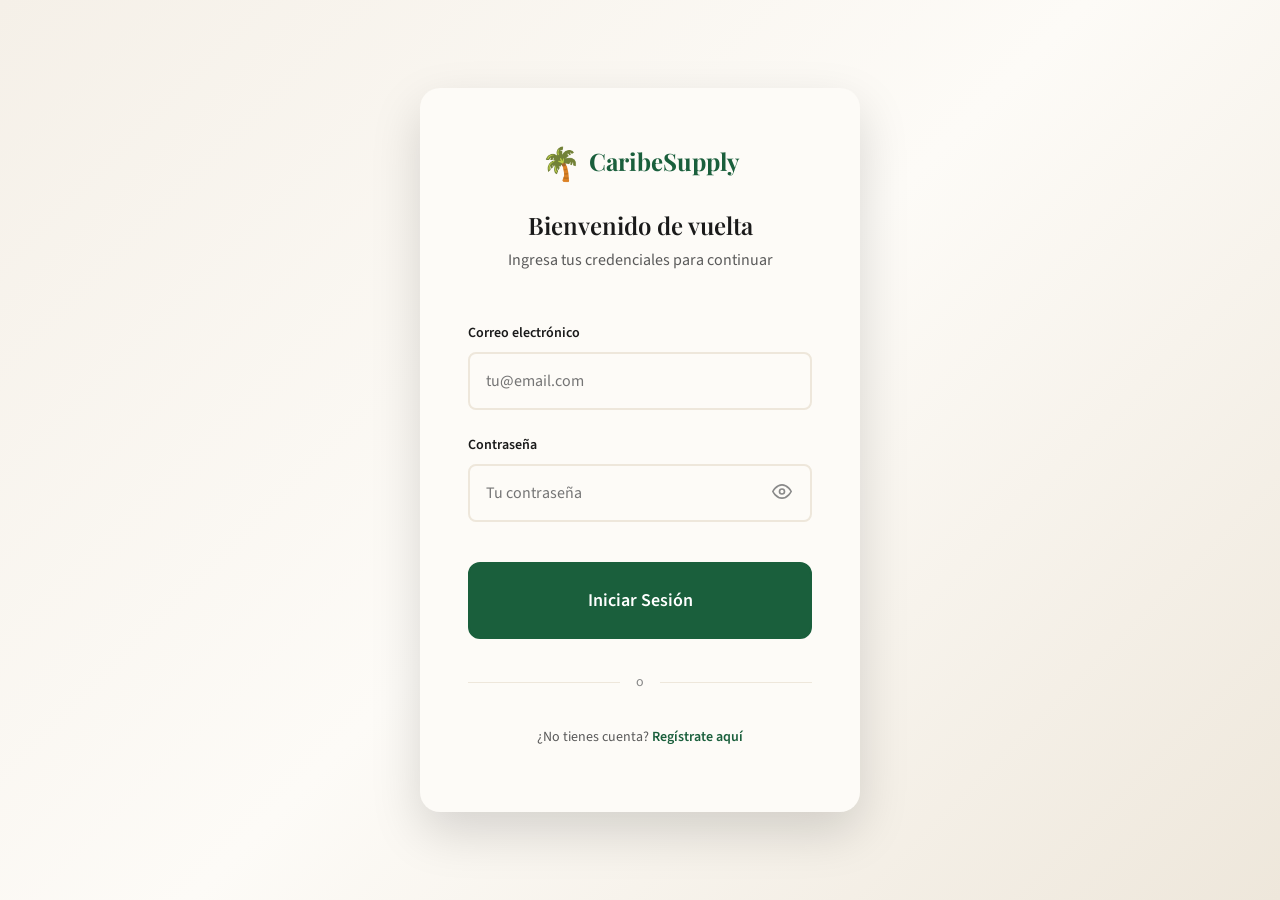
<file: pages/login.html>
<!DOCTYPE html>
<html lang="es">
<head>
    <meta charset="UTF-8">
    <meta name="viewport" content="width=device-width, initial-scale=1.0">
    <meta name="description" content="Iniciar sesión en CaribeSupply">
    <title>Iniciar Sesión | CaribeSupply S.A.S.</title>
    <link rel="preconnect" href="https://fonts.googleapis.com">
    <link rel="preconnect" href="https://fonts.gstatic.com" crossorigin>
    <link href="https://fonts.googleapis.com/css2?family=Playfair+Display:wght@400;600;700&family=Source+Sans+3:wght@300;400;500;600&display=swap" rel="stylesheet">
    <link rel="stylesheet" href="../css/styles.css">
    <style>
        .auth-page { min-height: 100vh; display: flex; align-items: center; justify-content: center; padding: var(--space-2xl); background: linear-gradient(135deg, var(--bg-secondary) 0%, var(--bg-primary) 50%, var(--bg-tertiary) 100%); }
        .auth-container { width: 100%; max-width: 440px; }
        .auth-card { background: var(--bg-primary); padding: var(--space-2xl); border-radius: var(--radius-xl); box-shadow: var(--shadow-xl); }
        .auth-header { text-align: center; margin-bottom: var(--space-2xl); }
        .auth-logo { display: inline-flex; align-items: center; gap: var(--space-sm); font-family: var(--font-display); font-size: var(--text-2xl); font-weight: 700; color: var(--color-primary); text-decoration: none; margin-bottom: var(--space-lg); }
        .auth-logo .logo-icon { font-size: 2rem; }
        .auth-title { font-size: var(--text-2xl); margin-bottom: var(--space-sm); }
        .auth-subtitle { color: var(--text-secondary); }
        .auth-form .form-group { margin-bottom: var(--space-lg); }
        .auth-form .form-label { display: block; font-size: var(--text-sm); font-weight: 600; margin-bottom: var(--space-sm); }
        .auth-form .form-input { width: 100%; padding: var(--space-md); border: 2px solid var(--bg-tertiary); border-radius: var(--radius-md); font-size: var(--text-base); transition: all var(--transition-fast); }
        .auth-form .form-input:focus { outline: none; border-color: var(--color-primary); box-shadow: 0 0 0 3px rgba(26, 95, 60, 0.1); }
        .auth-form .form-input.error { border-color: var(--color-error); }
        .auth-form .form-error { display: none; color: var(--color-error); font-size: var(--text-sm); margin-top: var(--space-xs); }
        .auth-form .form-group.has-error .form-error { display: block; }
        .auth-form .btn { width: 100%; margin-top: var(--space-md); }
        .auth-divider { display: flex; align-items: center; gap: var(--space-md); margin: var(--space-xl) 0; color: var(--text-muted); font-size: var(--text-sm); }
        .auth-divider::before, .auth-divider::after { content: ''; flex: 1; height: 1px; background: var(--bg-tertiary); }
        .auth-footer { text-align: center; font-size: var(--text-sm); color: var(--text-secondary); }
        .auth-footer a { color: var(--color-primary); font-weight: 600; }
        .password-toggle { position: relative; }
        .password-toggle button { position: absolute; right: var(--space-md); top: 50%; transform: translateY(-50%); background: none; border: none; color: var(--text-muted); cursor: pointer; padding: var(--space-xs); }
        .password-toggle input { padding-right: 44px; }
    </style>
</head>
<body>
    <main class="auth-page" id="main-content">
        <div class="auth-container">
            <div class="auth-card">
                <header class="auth-header">
                    <a href="../index.html" class="auth-logo">
                        <span class="logo-icon">🌴</span>
                        <span>CaribeSupply</span>
                    </a>
                    <h1 class="auth-title">Bienvenido de vuelta</h1>
                    <p class="auth-subtitle">Ingresa tus credenciales para continuar</p>
                </header>

                <form class="auth-form" id="login-form" novalidate>
                    <div class="form-group">
                        <label class="form-label" for="email">Correo electrónico</label>
                        <input type="email" id="email" name="email" class="form-input" placeholder="tu@email.com" required autocomplete="email" aria-describedby="email-error">
                        <span class="form-error" id="email-error" role="alert"></span>
                    </div>

                    <div class="form-group">
                        <label class="form-label" for="password">Contraseña</label>
                        <div class="password-toggle">
                            <input type="password" id="password" name="password" class="form-input" placeholder="Tu contraseña" required autocomplete="current-password" aria-describedby="password-error">
                            <button type="button" onclick="togglePassword('password')" aria-label="Mostrar contraseña">
                                <svg width="20" height="20" viewBox="0 0 24 24" fill="none" stroke="currentColor" stroke-width="2"><path d="M1 12s4-8 11-8 11 8 11 8-4 8-11 8-11-8-11-8z"/><circle cx="12" cy="12" r="3"/></svg>
                            </button>
                        </div>
                        <span class="form-error" id="password-error" role="alert"></span>
                    </div>

                    <button type="submit" class="btn btn-primary btn-lg">Iniciar Sesión</button>
                </form>

                <div class="auth-divider">o</div>

                <p class="auth-footer">
                    ¿No tienes cuenta? <a href="registro.html">Regístrate aquí</a>
                </p>
            </div>
        </div>
    </main>

    <div class="toast-container" id="toast-container"></div>

    <script src="../js/data.js"></script>
    <script src="../js/auth.js"></script>
    <script src="../js/cart.js"></script>
    <script>
        function togglePassword(inputId) {
            const input = document.getElementById(inputId);
            input.type = input.type === 'password' ? 'text' : 'password';
        }

        // Redirigir si ya está logueado
        document.addEventListener('DOMContentLoaded', () => {
            if (Auth.getCurrentUser()) {
                window.location.href = '../index.html';
            }
        });
    </script>
</body>
</html>
</file>
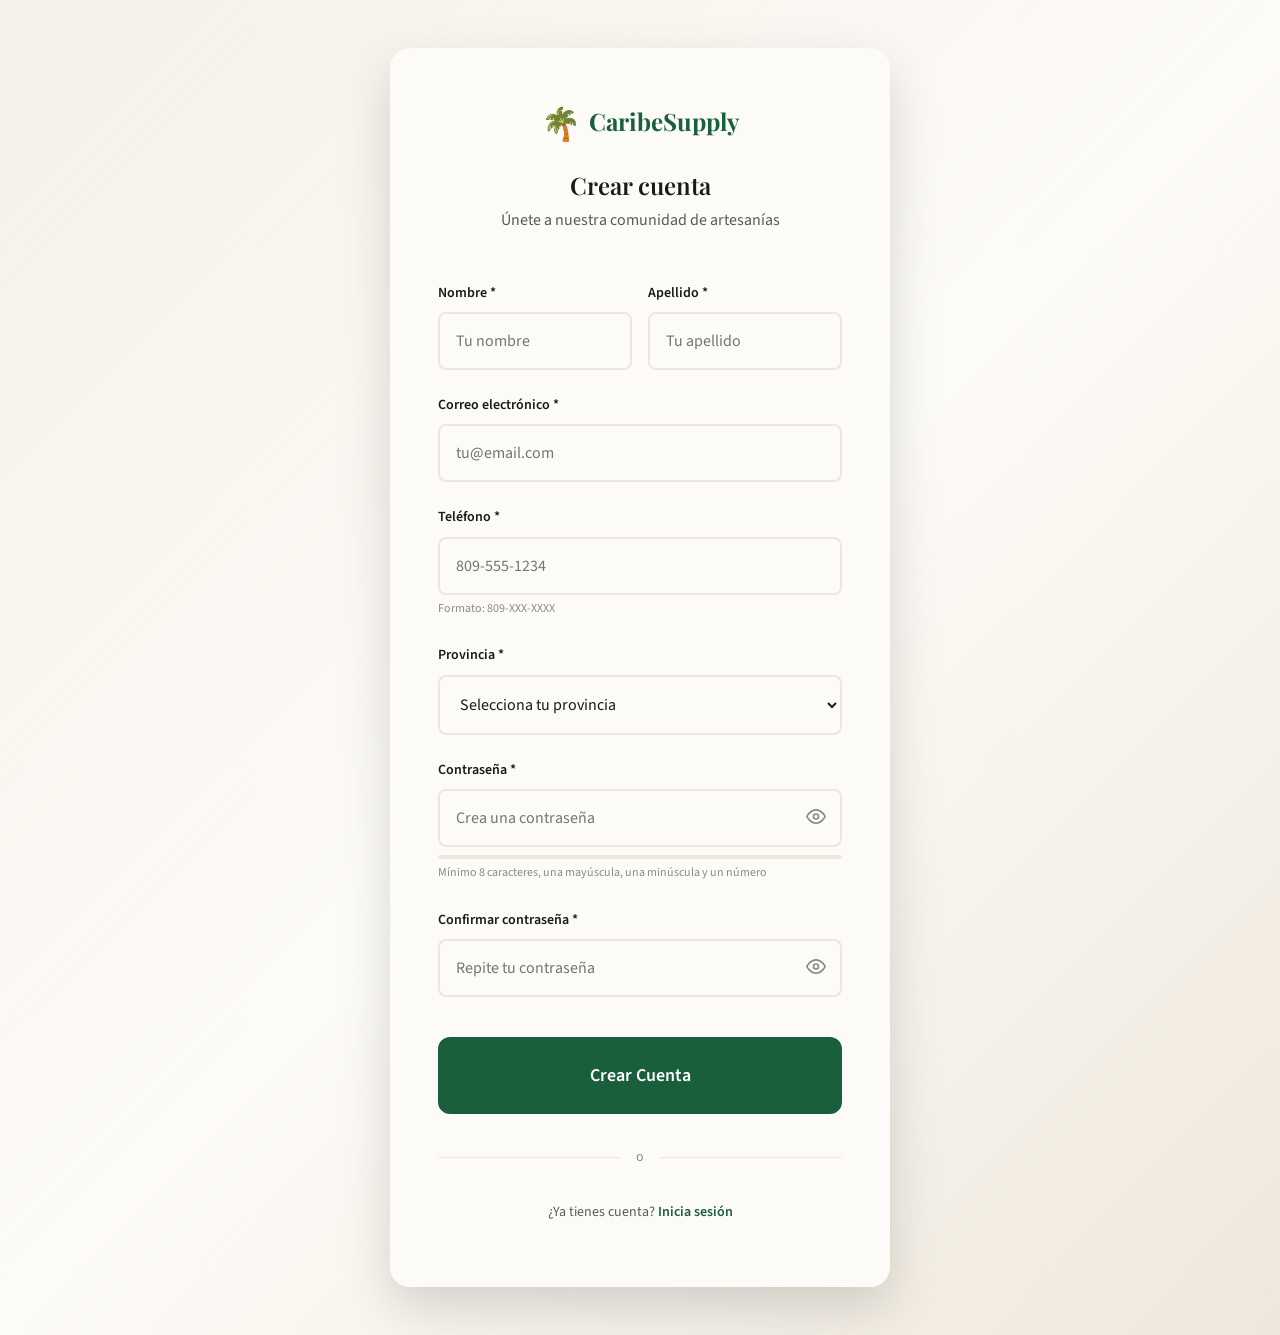
<file: pages/registro.html>
<!DOCTYPE html>
<html lang="es">
<head>
    <meta charset="UTF-8">
    <meta name="viewport" content="width=device-width, initial-scale=1.0">
    <meta name="description" content="Crear cuenta en CaribeSupply">
    <title>Registrarse | CaribeSupply S.A.S.</title>
    <link rel="preconnect" href="https://fonts.googleapis.com">
    <link rel="preconnect" href="https://fonts.gstatic.com" crossorigin>
    <link href="https://fonts.googleapis.com/css2?family=Playfair+Display:wght@400;600;700&family=Source+Sans+3:wght@300;400;500;600&display=swap" rel="stylesheet">
    <link rel="stylesheet" href="../css/styles.css">
    <style>
        .auth-page { min-height: 100vh; display: flex; align-items: center; justify-content: center; padding: var(--space-2xl); background: linear-gradient(135deg, var(--bg-secondary) 0%, var(--bg-primary) 50%, var(--bg-tertiary) 100%); }
        .auth-container { width: 100%; max-width: 500px; }
        .auth-card { background: var(--bg-primary); padding: var(--space-2xl); border-radius: var(--radius-xl); box-shadow: var(--shadow-xl); }
        .auth-header { text-align: center; margin-bottom: var(--space-2xl); }
        .auth-logo { display: inline-flex; align-items: center; gap: var(--space-sm); font-family: var(--font-display); font-size: var(--text-2xl); font-weight: 700; color: var(--color-primary); text-decoration: none; margin-bottom: var(--space-lg); }
        .auth-logo .logo-icon { font-size: 2rem; }
        .auth-title { font-size: var(--text-2xl); margin-bottom: var(--space-sm); }
        .auth-subtitle { color: var(--text-secondary); }
        .auth-form .form-row { display: grid; grid-template-columns: 1fr 1fr; gap: var(--space-md); }
        @media (max-width: 500px) { .auth-form .form-row { grid-template-columns: 1fr; } }
        .auth-form .form-group { margin-bottom: var(--space-lg); }
        .auth-form .form-label { display: block; font-size: var(--text-sm); font-weight: 600; margin-bottom: var(--space-sm); }
        .auth-form .form-input, .auth-form .form-select { width: 100%; padding: var(--space-md); border: 2px solid var(--bg-tertiary); border-radius: var(--radius-md); font-size: var(--text-base); font-family: var(--font-body); transition: all var(--transition-fast); background: var(--bg-primary); }
        .auth-form .form-input:focus, .auth-form .form-select:focus { outline: none; border-color: var(--color-primary); box-shadow: 0 0 0 3px rgba(26, 95, 60, 0.1); }
        .auth-form .form-input.error, .auth-form .form-select.error { border-color: var(--color-error); }
        .auth-form .form-error { display: none; color: var(--color-error); font-size: var(--text-sm); margin-top: var(--space-xs); }
        .auth-form .form-group.has-error .form-error { display: block; }
        .auth-form .form-hint { font-size: var(--text-xs); color: var(--text-muted); margin-top: var(--space-xs); }
        .auth-form .btn { width: 100%; margin-top: var(--space-md); }
        .auth-divider { display: flex; align-items: center; gap: var(--space-md); margin: var(--space-xl) 0; color: var(--text-muted); font-size: var(--text-sm); }
        .auth-divider::before, .auth-divider::after { content: ''; flex: 1; height: 1px; background: var(--bg-tertiary); }
        .auth-footer { text-align: center; font-size: var(--text-sm); color: var(--text-secondary); }
        .auth-footer a { color: var(--color-primary); font-weight: 600; }
        .password-toggle { position: relative; }
        .password-toggle button { position: absolute; right: var(--space-md); top: 50%; transform: translateY(-50%); background: none; border: none; color: var(--text-muted); cursor: pointer; }
        .password-toggle input { padding-right: 44px; }
        .password-strength { height: 4px; border-radius: 2px; margin-top: var(--space-sm); background: var(--bg-tertiary); overflow: hidden; }
        .password-strength-bar { height: 100%; transition: all var(--transition-base); width: 0; }
        .password-strength-bar.weak { width: 33%; background: var(--color-error); }
        .password-strength-bar.medium { width: 66%; background: var(--color-warning); }
        .password-strength-bar.strong { width: 100%; background: var(--color-success); }
    </style>
</head>
<body>
    <main class="auth-page" id="main-content">
        <div class="auth-container">
            <div class="auth-card">
                <header class="auth-header">
                    <a href="../index.html" class="auth-logo">
                        <span class="logo-icon">🌴</span>
                        <span>CaribeSupply</span>
                    </a>
                    <h1 class="auth-title">Crear cuenta</h1>
                    <p class="auth-subtitle">Únete a nuestra comunidad de artesanías</p>
                </header>

                <form class="auth-form" id="register-form" novalidate>
                    <div class="form-row">
                        <div class="form-group">
                            <label class="form-label" for="nombre">Nombre *</label>
                            <input type="text" id="nombre" name="nombre" class="form-input" placeholder="Tu nombre" required minlength="2" autocomplete="given-name">
                            <span class="form-error" role="alert"></span>
                        </div>
                        <div class="form-group">
                            <label class="form-label" for="apellido">Apellido *</label>
                            <input type="text" id="apellido" name="apellido" class="form-input" placeholder="Tu apellido" required minlength="2" autocomplete="family-name">
                            <span class="form-error" role="alert"></span>
                        </div>
                    </div>

                    <div class="form-group">
                        <label class="form-label" for="email">Correo electrónico *</label>
                        <input type="email" id="email" name="email" class="form-input" placeholder="tu@email.com" required autocomplete="email">
                        <span class="form-error" role="alert"></span>
                    </div>

                    <div class="form-group">
                        <label class="form-label" for="telefono">Teléfono *</label>
                        <input type="tel" id="telefono" name="telefono" class="form-input" placeholder="809-555-1234" required autocomplete="tel">
                        <span class="form-hint">Formato: 809-XXX-XXXX</span>
                        <span class="form-error" role="alert"></span>
                    </div>

                    <div class="form-group">
                        <label class="form-label" for="provincia">Provincia *</label>
                        <select id="provincia" name="provincia" class="form-select" required>
                            <option value="">Selecciona tu provincia</option>
                        </select>
                        <span class="form-error" role="alert"></span>
                    </div>

                    <div class="form-group">
                        <label class="form-label" for="password">Contraseña *</label>
                        <div class="password-toggle">
                            <input type="password" id="password" name="password" class="form-input" placeholder="Crea una contraseña" required minlength="8" autocomplete="new-password">
                            <button type="button" onclick="togglePassword('password')" aria-label="Mostrar contraseña">
                                <svg width="20" height="20" viewBox="0 0 24 24" fill="none" stroke="currentColor" stroke-width="2"><path d="M1 12s4-8 11-8 11 8 11 8-4 8-11 8-11-8-11-8z"/><circle cx="12" cy="12" r="3"/></svg>
                            </button>
                        </div>
                        <div class="password-strength"><div class="password-strength-bar" id="password-strength"></div></div>
                        <span class="form-hint">Mínimo 8 caracteres, una mayúscula, una minúscula y un número</span>
                        <span class="form-error" role="alert"></span>
                    </div>

                    <div class="form-group">
                        <label class="form-label" for="confirm-password">Confirmar contraseña *</label>
                        <div class="password-toggle">
                            <input type="password" id="confirm-password" name="confirmPassword" class="form-input" placeholder="Repite tu contraseña" required autocomplete="new-password">
                            <button type="button" onclick="togglePassword('confirm-password')" aria-label="Mostrar contraseña">
                                <svg width="20" height="20" viewBox="0 0 24 24" fill="none" stroke="currentColor" stroke-width="2"><path d="M1 12s4-8 11-8 11 8 11 8-4 8-11 8-11-8-11-8z"/><circle cx="12" cy="12" r="3"/></svg>
                            </button>
                        </div>
                        <span class="form-error" role="alert"></span>
                    </div>

                    <button type="submit" class="btn btn-primary btn-lg">Crear Cuenta</button>
                </form>

                <div class="auth-divider">o</div>

                <p class="auth-footer">
                    ¿Ya tienes cuenta? <a href="login.html">Inicia sesión</a>
                </p>
            </div>
        </div>
    </main>

    <div class="toast-container" id="toast-container"></div>

    <script src="../js/data.js"></script>
    <script src="../js/auth.js"></script>
    <script src="../js/cart.js"></script>
    <script>
        // Poblar provincias
        document.addEventListener('DOMContentLoaded', () => {
            const select = document.getElementById('provincia');
            PROVINCIAS.forEach(p => {
                const option = document.createElement('option');
                option.value = p.id;
                option.textContent = p.name;
                select.appendChild(option);
            });

            // Password strength indicator
            document.getElementById('password').addEventListener('input', (e) => {
                const password = e.target.value;
                const bar = document.getElementById('password-strength');
                bar.className = 'password-strength-bar';
                
                if (password.length < 6) {
                    bar.classList.add('weak');
                } else if (password.length < 8 || !/[A-Z]/.test(password) || !/[a-z]/.test(password) || !/\d/.test(password)) {
                    bar.classList.add('medium');
                } else {
                    bar.classList.add('strong');
                }
            });

            // Redirigir si ya está logueado
            if (Auth.getCurrentUser()) {
                window.location.href = '../index.html';
            }
        });

        function togglePassword(inputId) {
            const input = document.getElementById(inputId);
            input.type = input.type === 'password' ? 'text' : 'password';
        }
    </script>
</body>
</html>
</file>
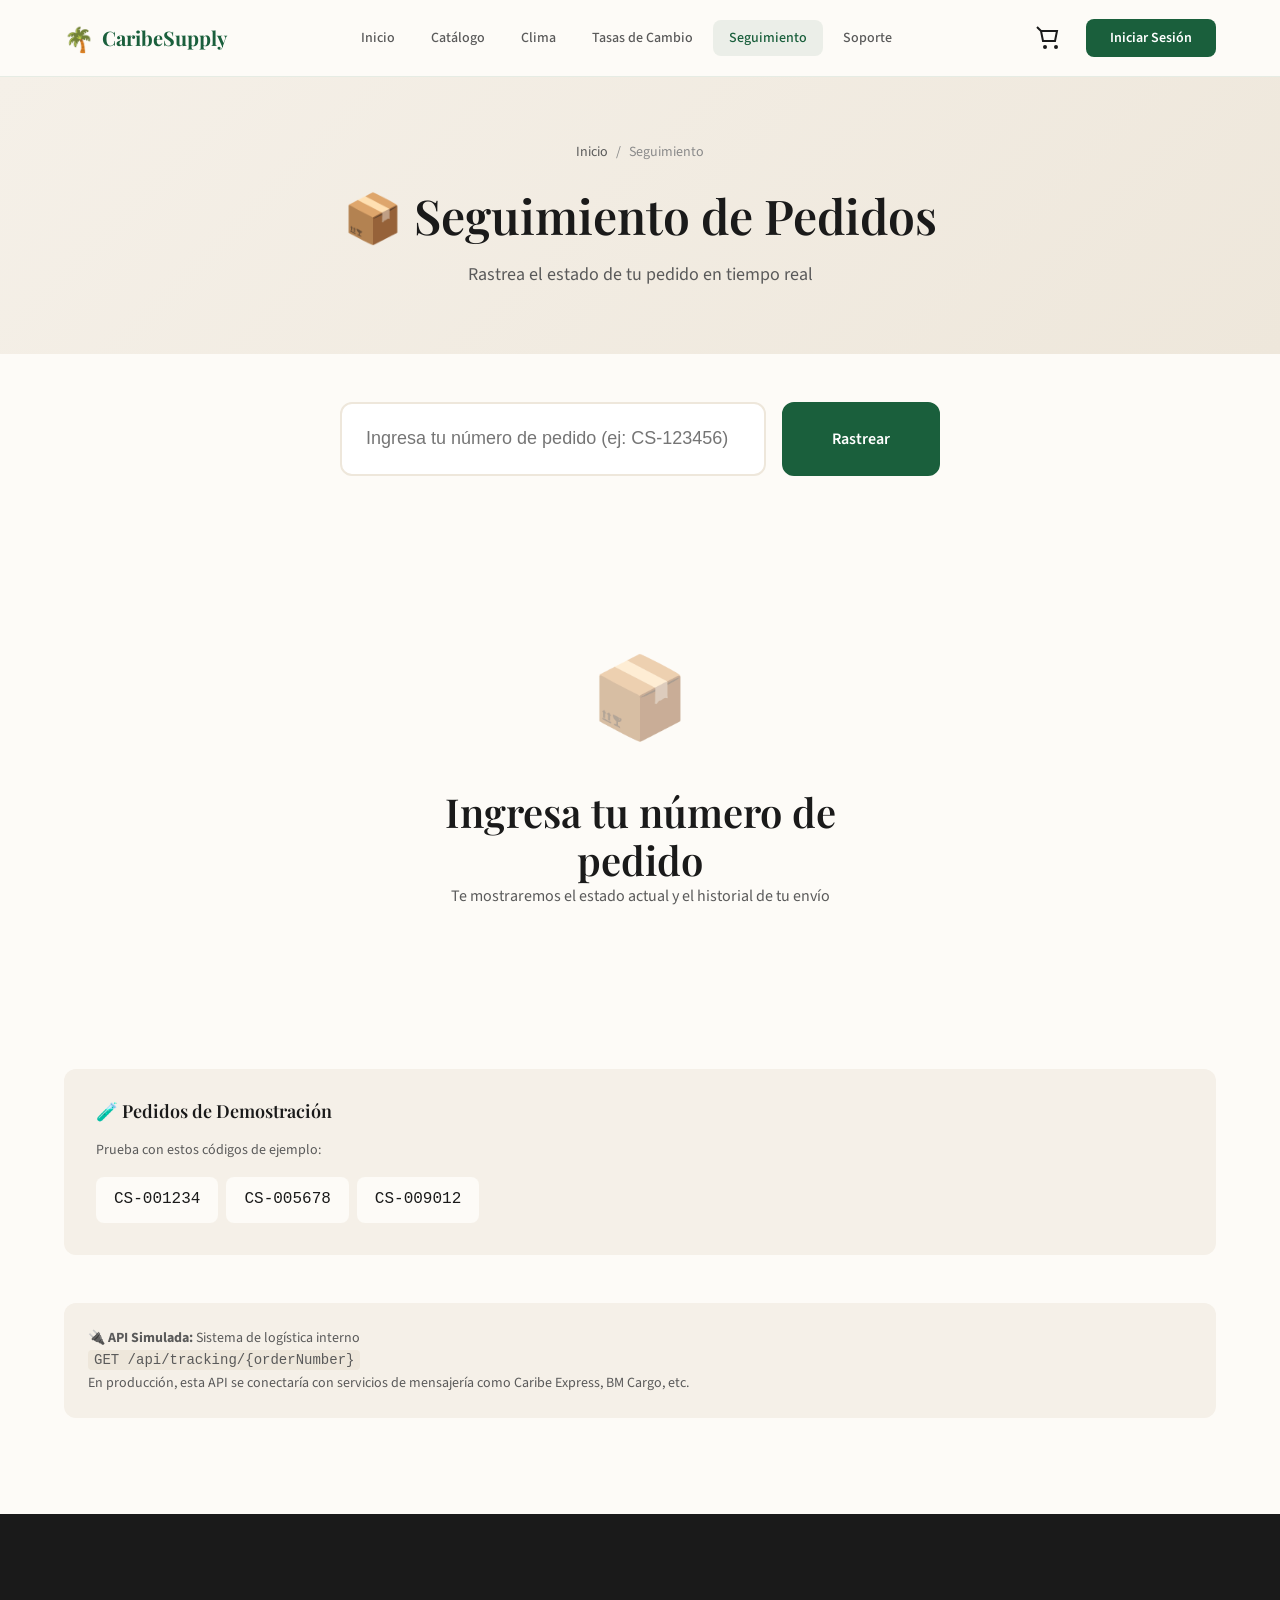
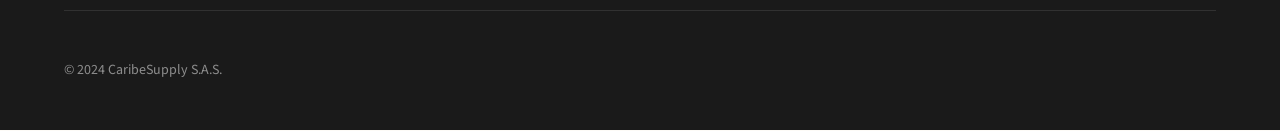
<file: pages/seguimiento.html>
<!DOCTYPE html>
<html lang="es">
<head>
    <meta charset="UTF-8">
    <meta name="viewport" content="width=device-width, initial-scale=1.0">
    <meta name="description" content="Rastrea tu pedido en tiempo real - CaribeSupply">
    <title>Seguimiento de Pedidos | CaribeSupply S.A.S.</title>
    <link rel="preconnect" href="https://fonts.googleapis.com">
    <link rel="preconnect" href="https://fonts.gstatic.com" crossorigin>
    <link href="https://fonts.googleapis.com/css2?family=Playfair+Display:wght@400;600;700&family=Source+Sans+3:wght@300;400;500;600&display=swap" rel="stylesheet">
    <link rel="stylesheet" href="../css/styles.css">
    <style>
        .tracking-page { padding: var(--space-2xl) 0 var(--space-4xl); }
        .tracking-search { max-width: 600px; margin: 0 auto var(--space-3xl); }
        .search-form { display: flex; gap: var(--space-md); }
        .search-form input { flex: 1; padding: var(--space-lg); font-size: var(--text-lg); border: 2px solid var(--bg-tertiary); border-radius: var(--radius-lg); }
        .search-form input:focus { outline: none; border-color: var(--color-primary); }
        .search-form button { padding: var(--space-lg) var(--space-2xl); }
        @media (max-width: 500px) { .search-form { flex-direction: column; } }
        .tracking-result { max-width: 700px; margin: 0 auto; }
        .order-card { background: var(--bg-primary); border-radius: var(--radius-xl); padding: var(--space-2xl); box-shadow: var(--shadow-lg); margin-bottom: var(--space-xl); }
        .order-header { display: flex; justify-content: space-between; align-items: flex-start; margin-bottom: var(--space-xl); flex-wrap: wrap; gap: var(--space-md); }
        .order-number { font-family: var(--font-display); font-size: var(--text-2xl); }
        .order-status { display: inline-flex; align-items: center; gap: var(--space-sm); padding: var(--space-sm) var(--space-md); background: rgba(45, 138, 94, 0.1); color: var(--color-success); border-radius: var(--radius-full); font-weight: 600; font-size: var(--text-sm); }
        .order-meta { display: grid; grid-template-columns: repeat(auto-fit, minmax(150px, 1fr)); gap: var(--space-lg); padding: var(--space-lg); background: var(--bg-secondary); border-radius: var(--radius-lg); margin-bottom: var(--space-2xl); }
        .meta-item label { display: block; font-size: var(--text-xs); color: var(--text-muted); text-transform: uppercase; margin-bottom: var(--space-xs); }
        .meta-item span { font-weight: 600; }
        .timeline { position: relative; padding-left: 40px; }
        .timeline::before { content: ''; position: absolute; left: 15px; top: 0; bottom: 0; width: 2px; background: var(--bg-tertiary); }
        .timeline-item { position: relative; padding-bottom: var(--space-xl); }
        .timeline-item:last-child { padding-bottom: 0; }
        .timeline-item::before { content: ''; position: absolute; left: -33px; top: 4px; width: 16px; height: 16px; background: var(--bg-tertiary); border-radius: 50%; border: 3px solid var(--bg-primary); }
        .timeline-item.completed::before { background: var(--color-success); }
        .timeline-item.current::before { background: var(--color-primary); box-shadow: 0 0 0 4px rgba(26, 95, 60, 0.2); animation: pulse 2s infinite; }
        @keyframes pulse { 0%, 100% { box-shadow: 0 0 0 4px rgba(26, 95, 60, 0.2); } 50% { box-shadow: 0 0 0 8px rgba(26, 95, 60, 0.1); } }
        .timeline-content { background: var(--bg-secondary); padding: var(--space-lg); border-radius: var(--radius-lg); }
        .timeline-title { display: flex; align-items: center; gap: var(--space-sm); font-weight: 600; margin-bottom: var(--space-xs); }
        .timeline-title .icon { font-size: var(--text-xl); }
        .timeline-desc { font-size: var(--text-sm); color: var(--text-secondary); margin-bottom: var(--space-sm); }
        .timeline-time { font-size: var(--text-xs); color: var(--text-muted); }
        .empty-state { text-align: center; padding: var(--space-4xl); }
        .empty-state .icon { font-size: 5rem; margin-bottom: var(--space-lg); opacity: 0.5; }
        .demo-orders { background: var(--bg-secondary); padding: var(--space-xl); border-radius: var(--radius-lg); margin-top: var(--space-2xl); }
        .demo-orders h3 { margin-bottom: var(--space-md); font-size: var(--text-lg); }
        .demo-orders p { font-size: var(--text-sm); color: var(--text-secondary); margin-bottom: var(--space-md); }
        .demo-codes { display: flex; flex-wrap: wrap; gap: var(--space-sm); }
        .demo-code { padding: var(--space-sm) var(--space-md); background: var(--bg-primary); border-radius: var(--radius-md); font-family: monospace; cursor: pointer; transition: all var(--transition-fast); border: 2px solid transparent; }
        .demo-code:hover { border-color: var(--color-primary); }
        .api-info { background: var(--bg-secondary); padding: var(--space-lg); border-radius: var(--radius-lg); margin-top: var(--space-2xl); font-size: var(--text-sm); color: var(--text-secondary); }
        .api-info code { background: var(--bg-tertiary); padding: 2px 6px; border-radius: var(--radius-sm); font-family: monospace; }
    </style>
</head>
<body>
    <a href="#main-content" class="skip-link">Saltar al contenido principal</a>
    
    <header class="header">
        <nav class="nav">
            <a href="../index.html" class="logo"><span class="logo-icon">🌴</span><span class="logo-text">CaribeSupply</span></a>
            <button class="nav-toggle" aria-expanded="false"><span class="hamburger"></span></button>
            <ul class="nav-menu" id="nav-menu">
                <li><a href="../index.html" class="nav-link">Inicio</a></li>
                <li><a href="catalogo.html" class="nav-link">Catálogo</a></li>
                <li><a href="clima.html" class="nav-link">Clima</a></li>
                <li><a href="tasas.html" class="nav-link">Tasas de Cambio</a></li>
                <li><a href="seguimiento.html" class="nav-link active">Seguimiento</a></li>
                <li><a href="soporte.html" class="nav-link">Soporte</a></li>
            </ul>
            <div class="nav-actions">
                <a href="carrito.html" class="cart-btn"><svg width="24" height="24" viewBox="0 0 24 24" fill="none" stroke="currentColor" stroke-width="2"><circle cx="9" cy="21" r="1"/><circle cx="20" cy="21" r="1"/><path d="m1 1 4 4h16l-2 10H7L5 5"/></svg><span class="cart-count" id="cart-count">0</span></a>
                <a href="login.html" class="login-btn" id="auth-btn">Iniciar Sesión</a>
            </div>
        </nav>
    </header>

    <main id="main-content">
        <section class="page-header">
            <div class="container">
                <nav class="breadcrumb"><a href="../index.html">Inicio</a><span>/</span><span>Seguimiento</span></nav>
                <h1 class="page-title">📦 Seguimiento de Pedidos</h1>
                <p class="page-subtitle">Rastrea el estado de tu pedido en tiempo real</p>
            </div>
        </section>

        <section class="tracking-page">
            <div class="container">
                <div class="tracking-search">
                    <form class="search-form" id="tracking-form">
                        <input type="text" id="tracking-input" placeholder="Ingresa tu número de pedido (ej: CS-123456)" aria-label="Número de seguimiento" required>
                        <button type="submit" class="btn btn-primary">Rastrear</button>
                    </form>
                </div>

                <div class="tracking-result" id="tracking-result">
                    <div class="empty-state">
                        <div class="icon">📦</div>
                        <h2>Ingresa tu número de pedido</h2>
                        <p style="color: var(--text-secondary);">Te mostraremos el estado actual y el historial de tu envío</p>
                    </div>
                </div>

                <div class="demo-orders">
                    <h3>🧪 Pedidos de Demostración</h3>
                    <p>Prueba con estos códigos de ejemplo:</p>
                    <div class="demo-codes">
                        <span class="demo-code" onclick="trackOrder('CS-001234')">CS-001234</span>
                        <span class="demo-code" onclick="trackOrder('CS-005678')">CS-005678</span>
                        <span class="demo-code" onclick="trackOrder('CS-009012')">CS-009012</span>
                    </div>
                </div>

                <div class="api-info">
                    <strong>🔌 API Simulada:</strong> Sistema de logística interno<br>
                    <code>GET /api/tracking/{orderNumber}</code><br>
                    En producción, esta API se conectaría con servicios de mensajería como Caribe Express, BM Cargo, etc.
                </div>
            </div>
        </section>
    </main>

    <footer class="footer"><div class="container"><div class="footer-bottom"><p class="copyright">© 2024 CaribeSupply S.A.S.</p></div></div></footer>
    <div class="toast-container" id="toast-container"></div>

    <script src="../js/data.js"></script>
    <script src="../js/auth.js"></script>
    <script src="../js/cart.js"></script>
    <script>
        // Pedidos de demostración
        const demoOrders = {
            'CS-001234': {
                number: 'CS-001234',
                status: 'in-transit',
                statusName: 'En Tránsito',
                date: '2024-01-15',
                estimatedDelivery: '2024-01-18',
                origin: 'Santo Domingo',
                destination: 'Santiago',
                carrier: 'Caribe Express',
                timeline: [
                    { status: 'pending', date: '2024-01-15 09:30', completed: true },
                    { status: 'confirmed', date: '2024-01-15 10:15', completed: true },
                    { status: 'preparing', date: '2024-01-15 14:00', completed: true },
                    { status: 'shipped', date: '2024-01-16 08:00', completed: true },
                    { status: 'in-transit', date: '2024-01-16 15:30', completed: false, current: true },
                    { status: 'delivered', date: null, completed: false }
                ]
            },
            'CS-005678': {
                number: 'CS-005678',
                status: 'delivered',
                statusName: 'Entregado',
                date: '2024-01-10',
                estimatedDelivery: '2024-01-13',
                deliveredDate: '2024-01-12',
                origin: 'Santo Domingo',
                destination: 'La Romana',
                carrier: 'BM Cargo',
                timeline: [
                    { status: 'pending', date: '2024-01-10 11:00', completed: true },
                    { status: 'confirmed', date: '2024-01-10 11:30', completed: true },
                    { status: 'preparing', date: '2024-01-10 16:00', completed: true },
                    { status: 'shipped', date: '2024-01-11 09:00', completed: true },
                    { status: 'in-transit', date: '2024-01-11 14:00', completed: true },
                    { status: 'delivered', date: '2024-01-12 10:30', completed: true }
                ]
            },
            'CS-009012': {
                number: 'CS-009012',
                status: 'preparing',
                statusName: 'En Preparación',
                date: '2024-01-17',
                estimatedDelivery: '2024-01-20',
                origin: 'La Vega',
                destination: 'Puerto Plata',
                carrier: 'CaribeSupply Express',
                timeline: [
                    { status: 'pending', date: '2024-01-17 08:00', completed: true },
                    { status: 'confirmed', date: '2024-01-17 08:30', completed: true },
                    { status: 'preparing', date: '2024-01-17 10:00', completed: false, current: true },
                    { status: 'shipped', date: null, completed: false },
                    { status: 'in-transit', date: null, completed: false },
                    { status: 'delivered', date: null, completed: false }
                ]
            }
        };

        document.getElementById('tracking-form').addEventListener('submit', (e) => {
            e.preventDefault();
            const orderNumber = document.getElementById('tracking-input').value.trim().toUpperCase();
            trackOrder(orderNumber);
        });

        function trackOrder(orderNumber) {
            document.getElementById('tracking-input').value = orderNumber;
            const result = document.getElementById('tracking-result');
            
            // Simular carga
            result.innerHTML = '<div class="loading-state" style="text-align: center; padding: var(--space-3xl);"><div class="loading-spinner"></div><p>Buscando pedido...</p></div>';

            setTimeout(() => {
                const order = demoOrders[orderNumber];
                
                if (!order) {
                    result.innerHTML = `
                        <div class="order-card">
                            <div class="empty-state" style="padding: var(--space-2xl);">
                                <div class="icon">❌</div>
                                <h2>Pedido no encontrado</h2>
                                <p style="color: var(--text-secondary);">El número <strong>${orderNumber}</strong> no existe en nuestro sistema.</p>
                                <p style="color: var(--text-muted); font-size: var(--text-sm);">Verifica el número e intenta nuevamente.</p>
                            </div>
                        </div>
                    `;
                    return;
                }

                const statusColors = {
                    'pending': '#718096',
                    'confirmed': '#4299e1',
                    'preparing': '#ed8936',
                    'shipped': '#9f7aea',
                    'in-transit': '#38b2ac',
                    'delivered': '#48bb78'
                };

                result.innerHTML = `
                    <div class="order-card">
                        <div class="order-header">
                            <div>
                                <h2 class="order-number">Pedido ${order.number}</h2>
                            </div>
                            <div class="order-status" style="background: ${statusColors[order.status]}20; color: ${statusColors[order.status]};">
                                ${ORDER_STATUSES.find(s => s.id === order.status)?.icon || '📦'} ${order.statusName}
                            </div>
                        </div>

                        <div class="order-meta">
                            <div class="meta-item">
                                <label>Fecha del pedido</label>
                                <span>${formatDate(order.date)}</span>
                            </div>
                            <div class="meta-item">
                                <label>Entrega estimada</label>
                                <span>${formatDate(order.estimatedDelivery)}</span>
                            </div>
                            <div class="meta-item">
                                <label>Origen</label>
                                <span>📍 ${order.origin}</span>
                            </div>
                            <div class="meta-item">
                                <label>Destino</label>
                                <span>🎯 ${order.destination}</span>
                            </div>
                            <div class="meta-item">
                                <label>Transportista</label>
                                <span>🚚 ${order.carrier}</span>
                            </div>
                        </div>

                        <h3 style="margin-bottom: var(--space-lg);">Historial de Seguimiento</h3>
                        <div class="timeline">
                            ${order.timeline.map(item => {
                                const statusInfo = ORDER_STATUSES.find(s => s.id === item.status);
                                return `
                                    <div class="timeline-item ${item.completed ? 'completed' : ''} ${item.current ? 'current' : ''}">
                                        <div class="timeline-content">
                                            <div class="timeline-title">
                                                <span class="icon">${statusInfo?.icon || '📋'}</span>
                                                ${statusInfo?.name || item.status}
                                            </div>
                                            <p class="timeline-desc">${statusInfo?.description || ''}</p>
                                            <span class="timeline-time">${item.date ? formatDateTime(item.date) : 'Pendiente'}</span>
                                        </div>
                                    </div>
                                `;
                            }).join('')}
                        </div>
                    </div>
                `;
            }, 800);
        }

        function formatDate(dateStr) {
            if (!dateStr) return '--';
            return new Date(dateStr).toLocaleDateString('es-DO', { year: 'numeric', month: 'long', day: 'numeric' });
        }

        function formatDateTime(dateStr) {
            if (!dateStr) return '--';
            return new Date(dateStr.replace(' ', 'T')).toLocaleString('es-DO', { 
                year: 'numeric', month: 'short', day: 'numeric', hour: '2-digit', minute: '2-digit'
            });
        }
    </script>
</body>
</html>
</file>
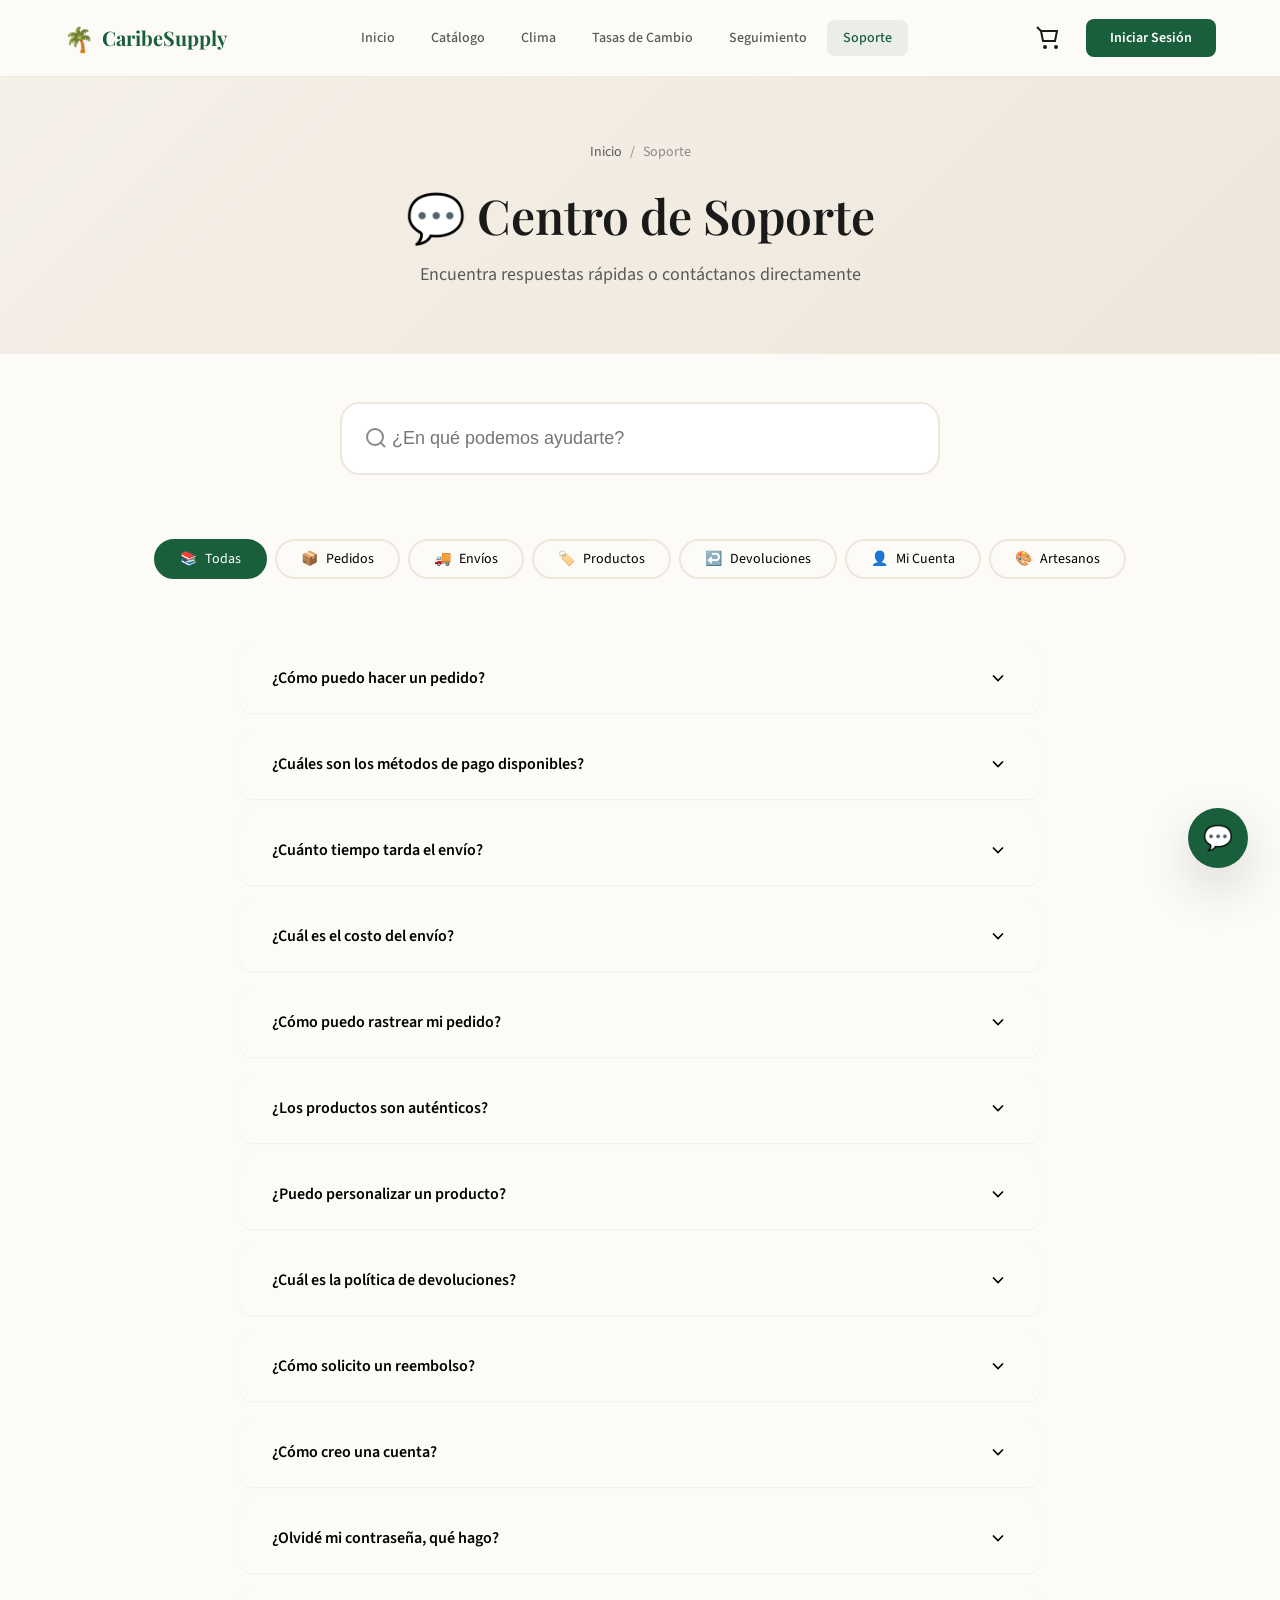
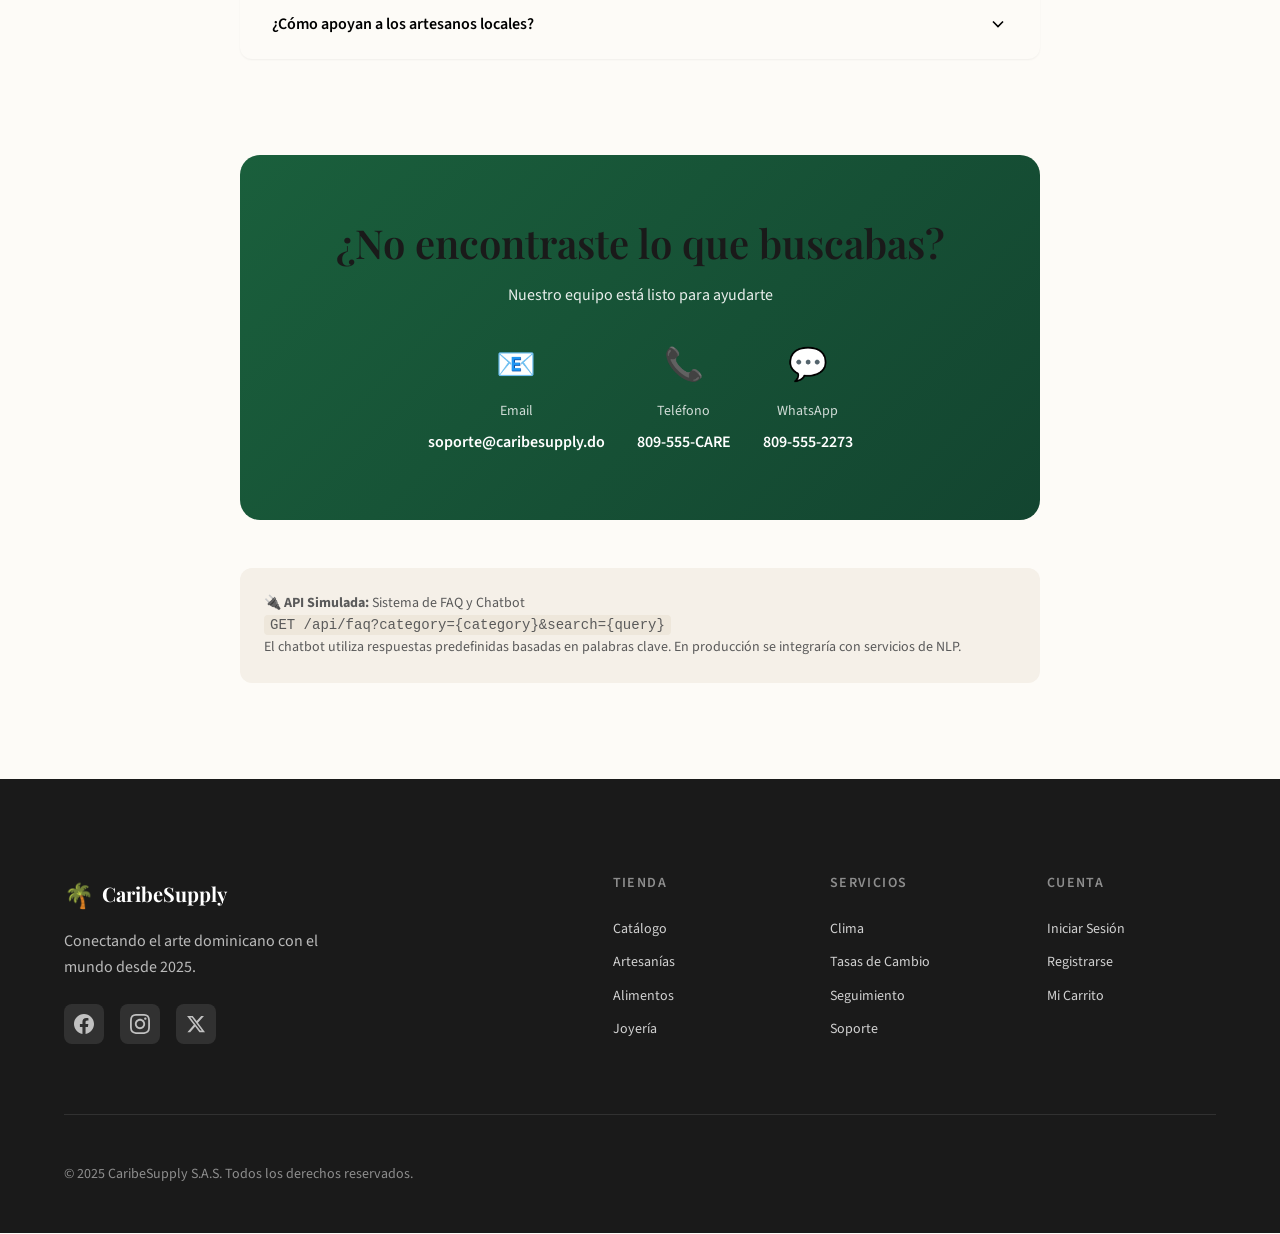
<file: pages/soporte.html>
<!DOCTYPE html>
<html lang="es">
<head>
    <meta charset="UTF-8">
    <meta name="viewport" content="width=device-width, initial-scale=1.0">
    <meta name="description" content="Centro de ayuda y preguntas frecuentes - CaribeSupply">
    <title>Soporte | CaribeSupply S.A.S.</title>
    <link rel="preconnect" href="https://fonts.googleapis.com">
    <link rel="preconnect" href="https://fonts.gstatic.com" crossorigin>
    <link href="https://fonts.googleapis.com/css2?family=Playfair+Display:wght@400;600;700&family=Source+Sans+3:wght@300;400;500;600&display=swap" rel="stylesheet">
    <link rel="stylesheet" href="../css/styles.css">
    <style>
        .support-page { padding: var(--space-2xl) 0 var(--space-4xl); }
        .support-search { max-width: 600px; margin: 0 auto var(--space-3xl); }
        .search-wrapper { position: relative; }
        .search-wrapper input { width: 100%; padding: var(--space-lg) var(--space-lg) var(--space-lg) 50px; font-size: var(--text-lg); border: 2px solid var(--bg-tertiary); border-radius: var(--radius-xl); }
        .search-wrapper input:focus { outline: none; border-color: var(--color-primary); }
        .search-wrapper svg { position: absolute; left: var(--space-lg); top: 50%; transform: translateY(-50%); color: var(--text-muted); }
        .categories-nav { display: flex; flex-wrap: wrap; justify-content: center; gap: var(--space-sm); margin-bottom: var(--space-3xl); }
        .category-btn { padding: var(--space-sm) var(--space-lg); background: var(--bg-primary); border: 2px solid var(--bg-tertiary); border-radius: var(--radius-full); cursor: pointer; transition: all var(--transition-fast); font-family: var(--font-body); font-size: var(--text-sm); display: flex; align-items: center; gap: var(--space-sm); }
        .category-btn:hover { border-color: var(--color-primary); }
        .category-btn.active { background: var(--color-primary); color: white; border-color: var(--color-primary); }
        .faq-list { max-width: 800px; margin: 0 auto; }
        .faq-item { background: var(--bg-primary); border-radius: var(--radius-lg); margin-bottom: var(--space-md); box-shadow: var(--shadow-sm); overflow: hidden; }
        .faq-question { width: 100%; padding: var(--space-lg) var(--space-xl); background: none; border: none; text-align: left; font-family: var(--font-body); font-size: var(--text-base); font-weight: 600; cursor: pointer; display: flex; justify-content: space-between; align-items: center; gap: var(--space-md); transition: all var(--transition-fast); }
        .faq-question:hover { background: var(--bg-secondary); }
        .faq-question .icon { transition: transform var(--transition-fast); flex-shrink: 0; }
        .faq-item.open .faq-question .icon { transform: rotate(180deg); }
        .faq-answer { max-height: 0; overflow: hidden; transition: max-height var(--transition-base); }
        .faq-item.open .faq-answer { max-height: 500px; }
        .faq-answer-content { padding: 0 var(--space-xl) var(--space-xl); color: var(--text-secondary); line-height: 1.7; }
        .contact-section { background: linear-gradient(135deg, var(--color-primary), var(--color-primary-dark)); border-radius: var(--radius-xl); padding: var(--space-3xl); color: white; text-align: center; margin-top: var(--space-4xl); max-width: 800px; margin-left: auto; margin-right: auto; }
        .contact-section h2 { margin-bottom: var(--space-md); }
        .contact-section p { opacity: 0.9; margin-bottom: var(--space-xl); }
        .contact-options { display: flex; flex-wrap: wrap; justify-content: center; gap: var(--space-xl); }
        .contact-option { display: flex; flex-direction: column; align-items: center; gap: var(--space-sm); }
        .contact-option .icon { font-size: 2rem; }
        .contact-option .label { font-size: var(--text-sm); opacity: 0.8; }
        .contact-option .value { font-weight: 600; }
        .no-results { text-align: center; padding: var(--space-3xl); }
        .no-results .icon { font-size: 4rem; margin-bottom: var(--space-lg); opacity: 0.5; }
        .chatbot-btn { position: fixed; bottom: var(--space-xl); right: var(--space-xl); width: 60px; height: 60px; background: var(--color-primary); color: white; border: none; border-radius: var(--radius-full); cursor: pointer; box-shadow: var(--shadow-xl); display: flex; align-items: center; justify-content: center; font-size: var(--text-2xl); transition: all var(--transition-fast); z-index: 100; }
        .chatbot-btn:hover { transform: scale(1.1); background: var(--color-primary-dark); }
        .chatbot-window { position: fixed; bottom: 100px; right: var(--space-xl); width: 380px; max-width: calc(100vw - 40px); background: var(--bg-primary); border-radius: var(--radius-xl); box-shadow: var(--shadow-xl); display: none; flex-direction: column; overflow: hidden; z-index: 100; }
        .chatbot-window.active { display: flex; animation: slideUp 0.3s ease; }
        @keyframes slideUp { from { opacity: 0; transform: translateY(20px); } to { opacity: 1; transform: translateY(0); } }
        .chatbot-header { background: var(--color-primary); color: white; padding: var(--space-lg); display: flex; justify-content: space-between; align-items: center; }
        .chatbot-header h3 { font-size: var(--text-base); margin: 0; display: flex; align-items: center; gap: var(--space-sm); }
        .chatbot-close { background: none; border: none; color: white; cursor: pointer; font-size: var(--text-xl); }
        .chatbot-messages { flex: 1; padding: var(--space-lg); max-height: 350px; overflow-y: auto; }
        .chat-message { margin-bottom: var(--space-md); max-width: 85%; }
        .chat-message.bot { margin-right: auto; }
        .chat-message.user { margin-left: auto; }
        .chat-bubble { padding: var(--space-md); border-radius: var(--radius-lg); font-size: var(--text-sm); line-height: 1.5; }
        .chat-message.bot .chat-bubble { background: var(--bg-secondary); border-bottom-left-radius: 4px; }
        .chat-message.user .chat-bubble { background: var(--color-primary); color: white; border-bottom-right-radius: 4px; }
        .chatbot-input { display: flex; gap: var(--space-sm); padding: var(--space-md); border-top: 1px solid var(--bg-tertiary); }
        .chatbot-input input { flex: 1; padding: var(--space-sm) var(--space-md); border: 2px solid var(--bg-tertiary); border-radius: var(--radius-md); font-size: var(--text-sm); }
        .chatbot-input input:focus { outline: none; border-color: var(--color-primary); }
        .chatbot-input button { padding: var(--space-sm) var(--space-md); background: var(--color-primary); color: white; border: none; border-radius: var(--radius-md); cursor: pointer; }
        .api-info { background: var(--bg-secondary); padding: var(--space-lg); border-radius: var(--radius-lg); margin-top: var(--space-2xl); font-size: var(--text-sm); color: var(--text-secondary); max-width: 800px; margin-left: auto; margin-right: auto; }
        .api-info code { background: var(--bg-tertiary); padding: 2px 6px; border-radius: var(--radius-sm); font-family: monospace; }
    </style>
</head>
<body>
    <a href="#main-content" class="skip-link">Saltar al contenido principal</a>
    
    <header class="header">
        <nav class="nav">
            <a href="../index.html" class="logo"><span class="logo-icon">🌴</span><span class="logo-text">CaribeSupply</span></a>
            <button class="nav-toggle" aria-expanded="false"><span class="hamburger"></span></button>
            <ul class="nav-menu" id="nav-menu">
                <li><a href="../index.html" class="nav-link">Inicio</a></li>
                <li><a href="catalogo.html" class="nav-link">Catálogo</a></li>
                <li><a href="clima.html" class="nav-link">Clima</a></li>
                <li><a href="tasas.html" class="nav-link">Tasas de Cambio</a></li>
                <li><a href="seguimiento.html" class="nav-link">Seguimiento</a></li>
                <li><a href="soporte.html" class="nav-link active">Soporte</a></li>
            </ul>
            <div class="nav-actions">
                <a href="carrito.html" class="cart-btn"><svg width="24" height="24" viewBox="0 0 24 24" fill="none" stroke="currentColor" stroke-width="2"><circle cx="9" cy="21" r="1"/><circle cx="20" cy="21" r="1"/><path d="m1 1 4 4h16l-2 10H7L5 5"/></svg><span class="cart-count" id="cart-count">0</span></a>
                <a href="login.html" class="login-btn" id="auth-btn">Iniciar Sesión</a>
            </div>
        </nav>
    </header>

    <main id="main-content">
        <section class="page-header">
            <div class="container">
                <nav class="breadcrumb"><a href="../index.html">Inicio</a><span>/</span><span>Soporte</span></nav>
                <h1 class="page-title">💬 Centro de Soporte</h1>
                <p class="page-subtitle">Encuentra respuestas rápidas o contáctanos directamente</p>
            </div>
        </section>

        <section class="support-page">
            <div class="container">
                <div class="support-search">
                    <div class="search-wrapper">
                        <svg width="24" height="24" viewBox="0 0 24 24" fill="none" stroke="currentColor" stroke-width="2"><circle cx="11" cy="11" r="8"/><path d="m21 21-4.35-4.35"/></svg>
                        <input type="search" id="faq-search" placeholder="¿En qué podemos ayudarte?" aria-label="Buscar en preguntas frecuentes">
                    </div>
                </div>

                <nav class="categories-nav" id="categories-nav" aria-label="Categorías de ayuda"></nav>

                <div class="faq-list" id="faq-list"></div>

                <div class="contact-section">
                    <h2>¿No encontraste lo que buscabas?</h2>
                    <p>Nuestro equipo está listo para ayudarte</p>
                    <div class="contact-options">
                        <div class="contact-option">
                            <span class="icon">📧</span>
                            <span class="label">Email</span>
                            <span class="value">soporte@caribesupply.do</span>
                        </div>
                        <div class="contact-option">
                            <span class="icon">📞</span>
                            <span class="label">Teléfono</span>
                            <span class="value">809-555-CARE</span>
                        </div>
                        <div class="contact-option">
                            <span class="icon">💬</span>
                            <span class="label">WhatsApp</span>
                            <span class="value">809-555-2273</span>
                        </div>
                    </div>
                </div>

                <div class="api-info">
                    <strong>🔌 API Simulada:</strong> Sistema de FAQ y Chatbot<br>
                    <code>GET /api/faq?category={category}&search={query}</code><br>
                    El chatbot utiliza respuestas predefinidas basadas en palabras clave. En producción se integraría con servicios de NLP.
                </div>
            </div>
        </section>
    </main>

    <!-- Chatbot -->
    <button class="chatbot-btn" id="chatbot-toggle" aria-label="Abrir chat de soporte">💬</button>
    
    <div class="chatbot-window" id="chatbot-window">
        <div class="chatbot-header">
            <h3>🤖 Asistente Virtual</h3>
            <button class="chatbot-close" onclick="toggleChatbot()" aria-label="Cerrar chat">×</button>
        </div>
        <div class="chatbot-messages" id="chat-messages">
            <div class="chat-message bot">
                <div class="chat-bubble">¡Hola! 👋 Soy el asistente virtual de CaribeSupply. ¿En qué puedo ayudarte hoy?</div>
            </div>
        </div>
        <div class="chatbot-input">
            <input type="text" id="chat-input" placeholder="Escribe tu pregunta..." onkeypress="if(event.key==='Enter')sendMessage()">
            <button onclick="sendMessage()" aria-label="Enviar mensaje">➤</button>
        </div>
    </div>

    <div class="toast-container" id="toast-container"></div>

    <script src="../js/data.js"></script>
    <script src="../js/auth.js"></script>
    <script src="../js/cart.js"></script>
    <script>
        let selectedCategory = 'all';

        document.addEventListener('DOMContentLoaded', () => {
            renderCategories();
            renderFAQs();
            setupSearch();
        });

        function renderCategories() {
            const nav = document.getElementById('categories-nav');
            nav.innerHTML = `
                <button class="category-btn active" onclick="filterByCategory('all')">
                    <span>📚</span> Todas
                </button>
                ${FAQ_CATEGORIES.map(cat => `
                    <button class="category-btn" onclick="filterByCategory('${cat.id}')">
                        <span>${cat.icon}</span> ${cat.name}
                    </button>
                `).join('')}
            `;
        }

        function filterByCategory(category) {
            selectedCategory = category;
            document.querySelectorAll('.category-btn').forEach(btn => btn.classList.remove('active'));
            event.target.closest('.category-btn').classList.add('active');
            renderFAQs();
        }

        function renderFAQs(searchTerm = '') {
            const list = document.getElementById('faq-list');
            let faqs = [...FAQS];

            // Filtrar por categoría
            if (selectedCategory !== 'all') {
                faqs = faqs.filter(f => f.category === selectedCategory);
            }

            // Filtrar por búsqueda
            if (searchTerm) {
                const term = searchTerm.toLowerCase();
                faqs = faqs.filter(f => 
                    f.question.toLowerCase().includes(term) || 
                    f.answer.toLowerCase().includes(term)
                );
            }

            if (faqs.length === 0) {
                list.innerHTML = `
                    <div class="no-results">
                        <div class="icon">🔍</div>
                        <h3>No encontramos resultados</h3>
                        <p style="color: var(--text-secondary);">Intenta con otros términos o contacta a nuestro equipo</p>
                    </div>
                `;
                return;
            }

            list.innerHTML = faqs.map(faq => `
                <div class="faq-item" id="faq-${faq.id}">
                    <button class="faq-question" onclick="toggleFAQ(${faq.id})" aria-expanded="false">
                        <span>${faq.question}</span>
                        <svg class="icon" width="20" height="20" viewBox="0 0 24 24" fill="none" stroke="currentColor" stroke-width="2"><polyline points="6 9 12 15 18 9"/></svg>
                    </button>
                    <div class="faq-answer">
                        <div class="faq-answer-content">${faq.answer}</div>
                    </div>
                </div>
            `).join('');
        }

        function toggleFAQ(id) {
            const item = document.getElementById(`faq-${id}`);
            const btn = item.querySelector('.faq-question');
            const isOpen = item.classList.contains('open');
            
            // Cerrar otros
            document.querySelectorAll('.faq-item.open').forEach(i => {
                i.classList.remove('open');
                i.querySelector('.faq-question').setAttribute('aria-expanded', 'false');
            });
            
            if (!isOpen) {
                item.classList.add('open');
                btn.setAttribute('aria-expanded', 'true');
            }
        }

        function setupSearch() {
            const input = document.getElementById('faq-search');
            input.addEventListener('input', (e) => {
                renderFAQs(e.target.value);
            });
        }

        // Chatbot
        function toggleChatbot() {
            const window = document.getElementById('chatbot-window');
            window.classList.toggle('active');
            if (window.classList.contains('active')) {
                document.getElementById('chat-input').focus();
            }
        }

        document.getElementById('chatbot-toggle').onclick = toggleChatbot;

        function sendMessage() {
            const input = document.getElementById('chat-input');
            const message = input.value.trim();
            if (!message) return;

            const messages = document.getElementById('chat-messages');
            
            // Mensaje del usuario
            messages.innerHTML += `
                <div class="chat-message user">
                    <div class="chat-bubble">${escapeHtml(message)}</div>
                </div>
            `;
            
            input.value = '';
            messages.scrollTop = messages.scrollHeight;

            // Respuesta del bot (simulada)
            setTimeout(() => {
                const response = getBotResponse(message);
                messages.innerHTML += `
                    <div class="chat-message bot">
                        <div class="chat-bubble">${response}</div>
                    </div>
                `;
                messages.scrollTop = messages.scrollHeight;
            }, 800);
        }

        function getBotResponse(message) {
            const msg = message.toLowerCase();
            
            if (msg.includes('envío') || msg.includes('envio') || msg.includes('entrega')) {
                return 'Los envíos dentro de Santo Domingo tardan 24-48 horas. Para otras provincias, 2-4 días hábiles. ¡El envío es gratis en compras mayores a RD$2,000! 📦';
            }
            if (msg.includes('pago') || msg.includes('tarjeta') || msg.includes('efectivo')) {
                return 'Aceptamos tarjetas de crédito/débito (Visa, MasterCard), transferencias bancarias y pago contra entrega en zonas seleccionadas. 💳';
            }
            if (msg.includes('devolución') || msg.includes('devolucion') || msg.includes('reembolso')) {
                return 'Aceptamos devoluciones dentro de 15 días. El producto debe estar sin usar y en su empaque original. Contáctanos para iniciar el proceso. ↩️';
            }
            if (msg.includes('rastrear') || msg.includes('seguimiento') || msg.includes('pedido')) {
                return 'Puedes rastrear tu pedido en nuestra sección de <a href="seguimiento.html">Seguimiento</a>. Solo necesitas tu número de orden. 🔍';
            }
            if (msg.includes('artesano') || msg.includes('producto') || msg.includes('auténtico')) {
                return 'Todos nuestros productos son 100% auténticos y verificados. Trabajamos directamente con artesanos locales. El 70% del precio va directo a ellos. 🎨';
            }
            if (msg.includes('hola') || msg.includes('buenos') || msg.includes('saludos')) {
                return '¡Hola! 😊 Es un placer saludarte. ¿En qué puedo ayudarte hoy?';
            }
            if (msg.includes('gracias') || msg.includes('thanks')) {
                return '¡De nada! 🌟 Estoy aquí para ayudarte. ¿Hay algo más que pueda hacer por ti?';
            }
            
            return 'Gracias por tu mensaje. Para una atención más personalizada, te recomiendo contactar a nuestro equipo al 809-555-CARE o escribirnos a soporte@caribesupply.do. ¿Puedo ayudarte con algo más? 😊';
        }

        function escapeHtml(text) {
            const div = document.createElement('div');
            div.textContent = text;
            return div.innerHTML;
        }
    </script>
     <!-- Footer -->
    <footer class="footer">
        <div class="container">
            <div class="footer-grid">
                <div class="footer-brand">
                    <a href="index.html" class="footer-logo">
                        <span class="logo-icon">🌴</span>
                        <span class="logo-text">CaribeSupply</span>
                    </a>
                    <p class="footer-desc">Conectando el arte dominicano con el mundo desde 2025.</p>
                    <div class="footer-social">
                        <a href="#" class="social-link" aria-label="Facebook">
                            <svg width="20" height="20" viewBox="0 0 24 24" fill="currentColor"><path d="M24 12.073c0-6.627-5.373-12-12-12s-12 5.373-12 12c0 5.99 4.388 10.954 10.125 11.854v-8.385H7.078v-3.47h3.047V9.43c0-3.007 1.792-4.669 4.533-4.669 1.312 0 2.686.235 2.686.235v2.953H15.83c-1.491 0-1.956.925-1.956 1.874v2.25h3.328l-.532 3.47h-2.796v8.385C19.612 23.027 24 18.062 24 12.073z"/></svg>
                        </a>
                        <a href="#" class="social-link" aria-label="Instagram">
                            <svg width="20" height="20" viewBox="0 0 24 24" fill="currentColor"><path d="M12 2.163c3.204 0 3.584.012 4.85.07 3.252.148 4.771 1.691 4.919 4.919.058 1.265.069 1.645.069 4.849 0 3.205-.012 3.584-.069 4.849-.149 3.225-1.664 4.771-4.919 4.919-1.266.058-1.644.07-4.85.07-3.204 0-3.584-.012-4.849-.07-3.26-.149-4.771-1.699-4.919-4.92-.058-1.265-.07-1.644-.07-4.849 0-3.204.013-3.583.07-4.849.149-3.227 1.664-4.771 4.919-4.919 1.266-.057 1.645-.069 4.849-.069zm0-2.163c-3.259 0-3.667.014-4.947.072-4.358.2-6.78 2.618-6.98 6.98-.059 1.281-.073 1.689-.073 4.948 0 3.259.014 3.668.072 4.948.2 4.358 2.618 6.78 6.98 6.98 1.281.058 1.689.072 4.948.072 3.259 0 3.668-.014 4.948-.072 4.354-.2 6.782-2.618 6.979-6.98.059-1.28.073-1.689.073-4.948 0-3.259-.014-3.667-.072-4.947-.196-4.354-2.617-6.78-6.979-6.98-1.281-.059-1.69-.073-4.949-.073zm0 5.838c-3.403 0-6.162 2.759-6.162 6.162s2.759 6.163 6.162 6.163 6.162-2.759 6.162-6.163c0-3.403-2.759-6.162-6.162-6.162zm0 10.162c-2.209 0-4-1.79-4-4 0-2.209 1.791-4 4-4s4 1.791 4 4c0 2.21-1.791 4-4 4zm6.406-11.845c-.796 0-1.441.645-1.441 1.44s.645 1.44 1.441 1.44c.795 0 1.439-.645 1.439-1.44s-.644-1.44-1.439-1.44z"/></svg>
                        </a>
                        <a href="#" class="social-link" aria-label="Twitter">
                            <svg width="20" height="20" viewBox="0 0 24 24" fill="currentColor"><path d="M18.244 2.25h3.308l-7.227 8.26 8.502 11.24H16.17l-5.214-6.817L4.99 21.75H1.68l7.73-8.835L1.254 2.25H8.08l4.713 6.231zm-1.161 17.52h1.833L7.084 4.126H5.117z"/></svg>
                        </a>
                    </div>
                </div>
                
                <nav class="footer-nav">
                    <div class="footer-column">
                        <h3 class="footer-title">Tienda</h3>
                        <ul class="footer-links">
                            <li><a href="pages/catalogo.html">Catálogo</a></li>
                            <li><a href="pages/catalogo.html?categoria=artesanias">Artesanías</a></li>
                            <li><a href="pages/catalogo.html?categoria=alimentos">Alimentos</a></li>
                            <li><a href="pages/catalogo.html?categoria=joyeria">Joyería</a></li>
                        </ul>
                    </div>
                    
                    <div class="footer-column">
                        <h3 class="footer-title">Servicios</h3>
                        <ul class="footer-links">
                            <li><a href="pages/clima.html">Clima</a></li>
                            <li><a href="pages/tasas.html">Tasas de Cambio</a></li>
                            <li><a href="pages/seguimiento.html">Seguimiento</a></li>
                            <li><a href="pages/soporte.html">Soporte</a></li>
                        </ul>
                    </div>
                    
                    <div class="footer-column">
                        <h3 class="footer-title">Cuenta</h3>
                        <ul class="footer-links">
                            <li><a href="pages/login.html">Iniciar Sesión</a></li>
                            <li><a href="pages/registro.html">Registrarse</a></li>
                            <li><a href="pages/carrito.html">Mi Carrito</a></li>
                        </ul>
                    </div>
                </nav>
            </div>
            
            <div class="footer-bottom">
                <p class="copyright">© 2025 CaribeSupply S.A.S. Todos los derechos reservados.</p>
            </div>
        </div>
    </footer>
</body>
</html>
</file>
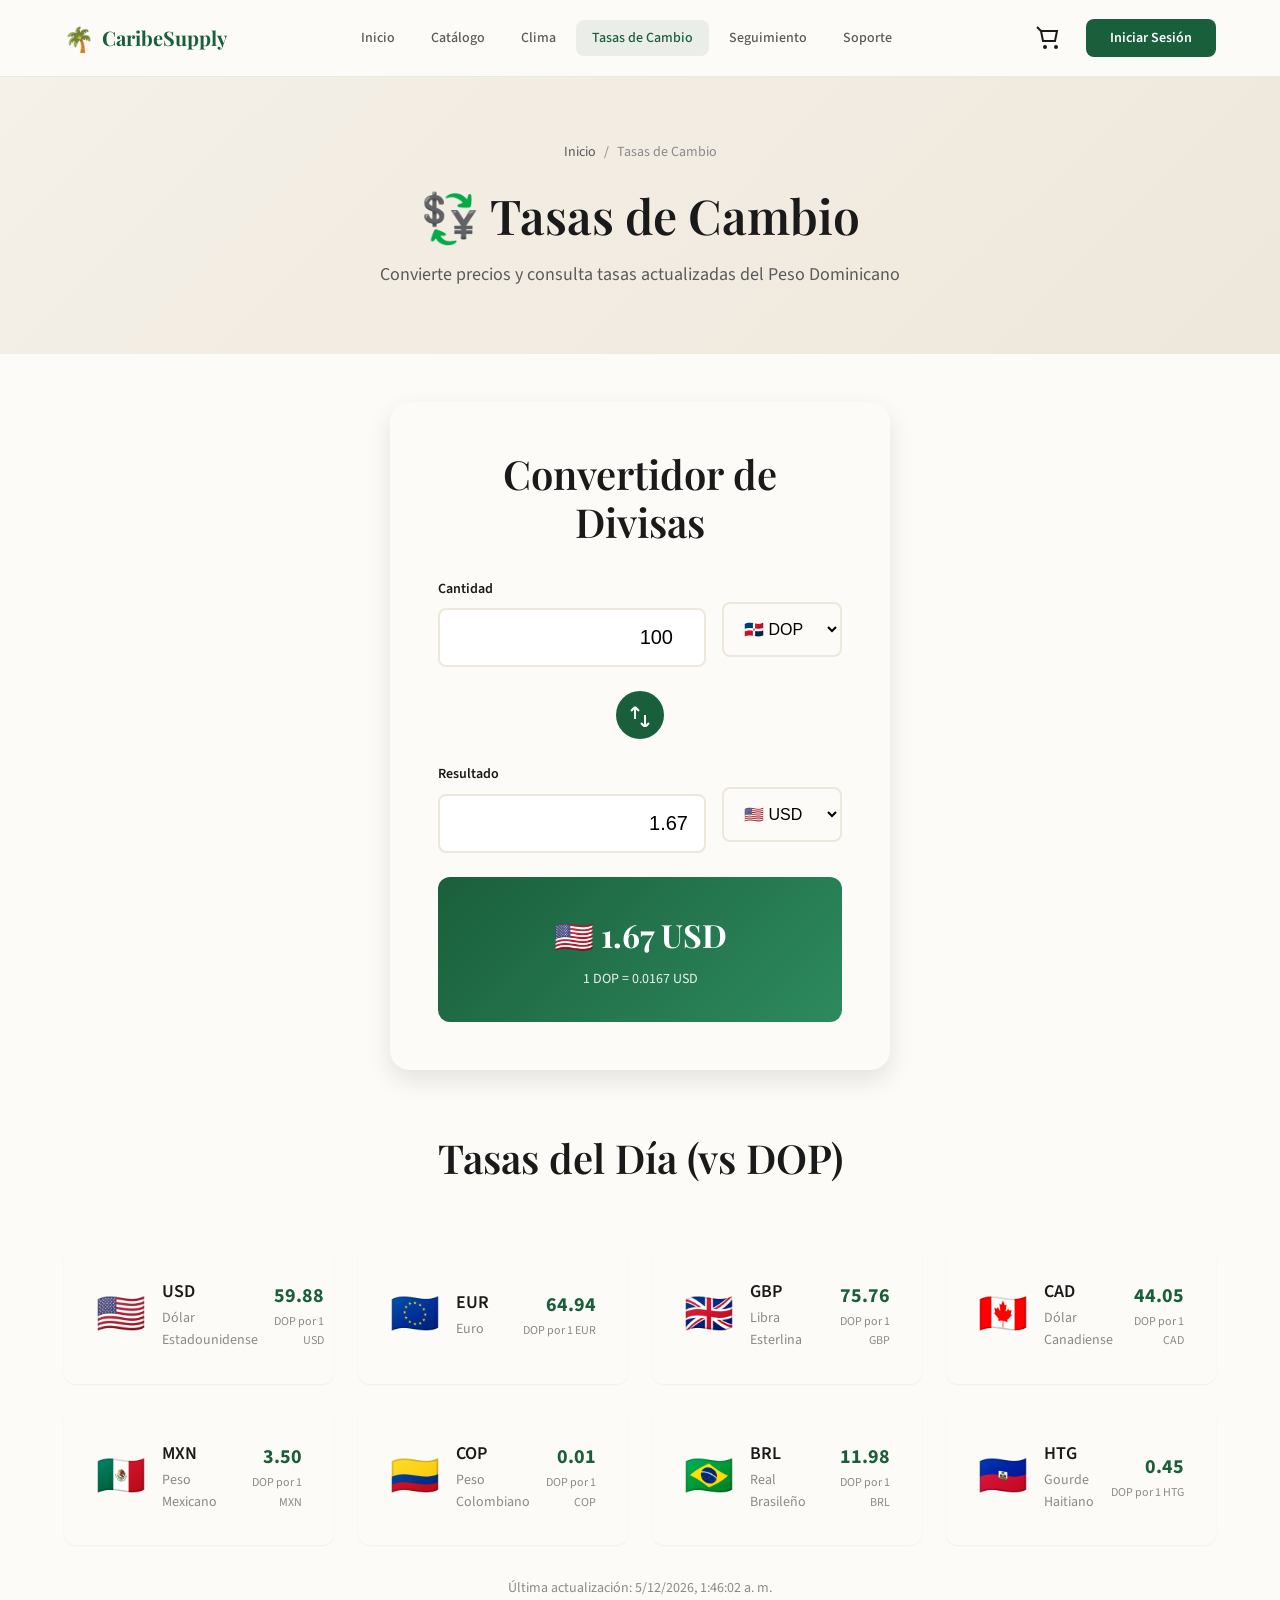
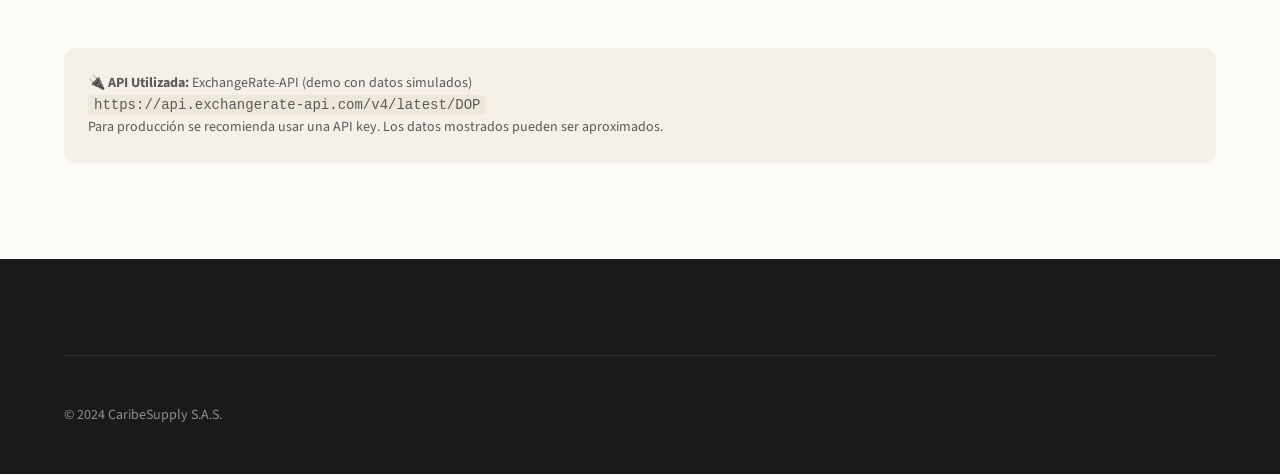
<file: pages/tasas.html>
<!DOCTYPE html>
<html lang="es">
<head>
    <meta charset="UTF-8">
    <meta name="viewport" content="width=device-width, initial-scale=1.0">
    <meta name="description" content="Tasas de cambio actualizadas - Peso Dominicano">
    <title>Tasas de Cambio | CaribeSupply S.A.S.</title>
    <link rel="preconnect" href="https://fonts.googleapis.com">
    <link rel="preconnect" href="https://fonts.gstatic.com" crossorigin>
    <link href="https://fonts.googleapis.com/css2?family=Playfair+Display:wght@400;600;700&family=Source+Sans+3:wght@300;400;500;600&display=swap" rel="stylesheet">
    <link rel="stylesheet" href="../css/styles.css">
    <style>
        .exchange-page { padding: var(--space-2xl) 0 var(--space-4xl); }
        .converter-card { background: var(--bg-primary); border-radius: var(--radius-xl); padding: var(--space-2xl); box-shadow: var(--shadow-lg); max-width: 500px; margin: 0 auto var(--space-3xl); }
        .converter-title { text-align: center; margin-bottom: var(--space-xl); }
        .converter-row { display: flex; gap: var(--space-md); margin-bottom: var(--space-lg); }
        .converter-input { flex: 1; }
        .converter-input label { display: block; font-size: var(--text-sm); font-weight: 600; margin-bottom: var(--space-sm); }
        .converter-input input { width: 100%; padding: var(--space-md); font-size: var(--text-xl); border: 2px solid var(--bg-tertiary); border-radius: var(--radius-md); text-align: right; }
        .converter-input input:focus { outline: none; border-color: var(--color-primary); }
        .converter-select { width: 120px; }
        .converter-select select { width: 100%; padding: var(--space-md); font-size: var(--text-base); border: 2px solid var(--bg-tertiary); border-radius: var(--radius-md); background: var(--bg-primary); margin-top: 24px; }
        .swap-btn { display: flex; align-items: center; justify-content: center; width: 48px; height: 48px; background: var(--color-primary); color: white; border: none; border-radius: var(--radius-full); cursor: pointer; margin: var(--space-lg) auto; transition: all var(--transition-fast); }
        .swap-btn:hover { background: var(--color-primary-dark); transform: rotate(180deg); }
        .result-display { text-align: center; padding: var(--space-xl); background: linear-gradient(135deg, var(--color-primary), var(--color-primary-light)); border-radius: var(--radius-lg); color: white; }
        .result-amount { font-size: var(--text-3xl); font-weight: 700; font-family: var(--font-display); }
        .result-rate { font-size: var(--text-sm); opacity: 0.9; margin-top: var(--space-sm); }
        .rates-grid { display: grid; grid-template-columns: repeat(auto-fill, minmax(220px, 1fr)); gap: var(--space-lg); margin-top: var(--space-3xl); }
        .rate-card { background: var(--bg-primary); border-radius: var(--radius-lg); padding: var(--space-xl); box-shadow: var(--shadow-sm); display: flex; align-items: center; gap: var(--space-md); transition: all var(--transition-fast); }
        .rate-card:hover { transform: translateY(-3px); box-shadow: var(--shadow-md); }
        .rate-flag { font-size: 2.5rem; }
        .rate-info { flex: 1; }
        .rate-code { font-weight: 600; font-size: var(--text-lg); }
        .rate-name { font-size: var(--text-sm); color: var(--text-muted); }
        .rate-value { text-align: right; }
        .rate-amount { font-size: var(--text-xl); font-weight: 700; color: var(--color-primary); }
        .rate-label { font-size: var(--text-xs); color: var(--text-muted); }
        .last-update { text-align: center; color: var(--text-muted); font-size: var(--text-sm); margin-top: var(--space-xl); }
        .api-info { background: var(--bg-secondary); padding: var(--space-lg); border-radius: var(--radius-lg); margin-top: var(--space-2xl); font-size: var(--text-sm); color: var(--text-secondary); }
        .api-info code { background: var(--bg-tertiary); padding: 2px 6px; border-radius: var(--radius-sm); font-family: monospace; }
    </style>
</head>
<body>
    <a href="#main-content" class="skip-link">Saltar al contenido principal</a>
    
    <header class="header">
        <nav class="nav">
            <a href="../index.html" class="logo"><span class="logo-icon">🌴</span><span class="logo-text">CaribeSupply</span></a>
            <button class="nav-toggle" aria-expanded="false"><span class="hamburger"></span></button>
            <ul class="nav-menu" id="nav-menu">
                <li><a href="../index.html" class="nav-link">Inicio</a></li>
                <li><a href="catalogo.html" class="nav-link">Catálogo</a></li>
                <li><a href="clima.html" class="nav-link">Clima</a></li>
                <li><a href="tasas.html" class="nav-link active">Tasas de Cambio</a></li>
                <li><a href="seguimiento.html" class="nav-link">Seguimiento</a></li>
                <li><a href="soporte.html" class="nav-link">Soporte</a></li>
            </ul>
            <div class="nav-actions">
                <a href="carrito.html" class="cart-btn"><svg width="24" height="24" viewBox="0 0 24 24" fill="none" stroke="currentColor" stroke-width="2"><circle cx="9" cy="21" r="1"/><circle cx="20" cy="21" r="1"/><path d="m1 1 4 4h16l-2 10H7L5 5"/></svg><span class="cart-count" id="cart-count">0</span></a>
                <a href="login.html" class="login-btn" id="auth-btn">Iniciar Sesión</a>
            </div>
        </nav>
    </header>

    <main id="main-content">
        <section class="page-header">
            <div class="container">
                <nav class="breadcrumb"><a href="../index.html">Inicio</a><span>/</span><span>Tasas de Cambio</span></nav>
                <h1 class="page-title">💱 Tasas de Cambio</h1>
                <p class="page-subtitle">Convierte precios y consulta tasas actualizadas del Peso Dominicano</p>
            </div>
        </section>

        <section class="exchange-page">
            <div class="container">
                <div class="converter-card">
                    <h2 class="converter-title">Convertidor de Divisas</h2>
                    
                    <div class="converter-row">
                        <div class="converter-input">
                            <label for="amount-from">Cantidad</label>
                            <input type="number" id="amount-from" value="100" min="0" step="0.01">
                        </div>
                        <div class="converter-select">
                            <select id="currency-from" aria-label="Moneda origen">
                                <option value="USD">🇺🇸 USD</option>
                                <option value="EUR">🇪🇺 EUR</option>
                                <option value="DOP" selected>🇩🇴 DOP</option>
                            </select>
                        </div>
                    </div>

                    <button class="swap-btn" onclick="swapCurrencies()" aria-label="Intercambiar monedas">
                        <svg width="24" height="24" viewBox="0 0 24 24" fill="none" stroke="currentColor" stroke-width="2"><path d="M7 16V4m0 0L3 8m4-4l4 4m6 4v12m0 0l4-4m-4 4l-4-4"/></svg>
                    </button>

                    <div class="converter-row">
                        <div class="converter-input">
                            <label for="amount-to">Resultado</label>
                            <input type="text" id="amount-to" readonly>
                        </div>
                        <div class="converter-select">
                            <select id="currency-to" aria-label="Moneda destino">
                                <option value="USD" selected>🇺🇸 USD</option>
                                <option value="EUR">🇪🇺 EUR</option>
                                <option value="DOP">🇩🇴 DOP</option>
                            </select>
                        </div>
                    </div>

                    <div class="result-display">
                        <div class="result-amount" id="result-text">--</div>
                        <div class="result-rate" id="rate-text">Ingresa una cantidad para convertir</div>
                    </div>
                </div>

                <h2 style="text-align: center; margin-bottom: var(--space-xl);">Tasas del Día (vs DOP)</h2>
                <div class="rates-grid" id="rates-grid">
                    <div class="loading-state" style="grid-column: 1/-1; text-align: center; padding: var(--space-2xl);">
                        <div class="loading-spinner"></div>
                        <p>Cargando tasas...</p>
                    </div>
                </div>

                <p class="last-update" id="last-update"></p>

                <div class="api-info">
                    <strong>🔌 API Utilizada:</strong> ExchangeRate-API (demo con datos simulados)<br>
                    <code>https://api.exchangerate-api.com/v4/latest/DOP</code><br>
                    Para producción se recomienda usar una API key. Los datos mostrados pueden ser aproximados.
                </div>
            </div>
        </section>
    </main>

    <footer class="footer"><div class="container"><div class="footer-bottom"><p class="copyright">© 2024 CaribeSupply S.A.S.</p></div></div></footer>
    <div class="toast-container" id="toast-container"></div>

    <script src="../js/data.js"></script>
    <script src="../js/auth.js"></script>
    <script src="../js/cart.js"></script>
    <script>
        // Tasas aproximadas (se actualizan con la API o se usan como fallback)
        let exchangeRates = {
            USD: 0.0167,  // 1 DOP = 0.0167 USD (aprox 60 DOP = 1 USD)
            EUR: 0.0154,  // 1 DOP = 0.0154 EUR
            GBP: 0.0132,
            CAD: 0.0227,
            MXN: 0.286,
            COP: 69.5,
            BRL: 0.0835,
            HTG: 2.21
        };

        const currencyInfo = {
            USD: { flag: '🇺🇸', name: 'Dólar Estadounidense' },
            EUR: { flag: '🇪🇺', name: 'Euro' },
            GBP: { flag: '🇬🇧', name: 'Libra Esterlina' },
            CAD: { flag: '🇨🇦', name: 'Dólar Canadiense' },
            MXN: { flag: '🇲🇽', name: 'Peso Mexicano' },
            COP: { flag: '🇨🇴', name: 'Peso Colombiano' },
            BRL: { flag: '🇧🇷', name: 'Real Brasileño' },
            HTG: { flag: '🇭🇹', name: 'Gourde Haitiano' },
            DOP: { flag: '🇩🇴', name: 'Peso Dominicano' }
        };

        document.addEventListener('DOMContentLoaded', () => {
            fetchRates();
            setupConverter();
        });

        async function fetchRates() {
            try {
                // Intentar obtener tasas reales
                const response = await fetch('https://api.exchangerate-api.com/v4/latest/DOP');
                if (response.ok) {
                    const data = await response.json();
                    exchangeRates = data.rates;
                }
            } catch (error) {
                console.log('Usando tasas de demostración');
            }
            
            renderRates();
            convert();
        }

        function renderRates() {
            const grid = document.getElementById('rates-grid');
            const currencies = ['USD', 'EUR', 'GBP', 'CAD', 'MXN', 'COP', 'BRL', 'HTG'];
            
            grid.innerHTML = currencies.map(code => {
                const rate = exchangeRates[code];
                const dopPerUnit = rate ? (1 / rate).toFixed(2) : '--';
                const info = currencyInfo[code];
                
                return `
                    <div class="rate-card">
                        <div class="rate-flag">${info.flag}</div>
                        <div class="rate-info">
                            <div class="rate-code">${code}</div>
                            <div class="rate-name">${info.name}</div>
                        </div>
                        <div class="rate-value">
                            <div class="rate-amount">${dopPerUnit}</div>
                            <div class="rate-label">DOP por 1 ${code}</div>
                        </div>
                    </div>
                `;
            }).join('');

            document.getElementById('last-update').textContent = 
                `Última actualización: ${new Date().toLocaleString('es-DO')}`;
        }

        function setupConverter() {
            const amountInput = document.getElementById('amount-from');
            const fromSelect = document.getElementById('currency-from');
            const toSelect = document.getElementById('currency-to');

            amountInput.addEventListener('input', convert);
            fromSelect.addEventListener('change', convert);
            toSelect.addEventListener('change', convert);
        }

        function convert() {
            const amount = parseFloat(document.getElementById('amount-from').value) || 0;
            const from = document.getElementById('currency-from').value;
            const to = document.getElementById('currency-to').value;

            let result;
            let rate;

            if (from === to) {
                result = amount;
                rate = 1;
            } else if (from === 'DOP') {
                rate = exchangeRates[to] || 0;
                result = amount * rate;
            } else if (to === 'DOP') {
                rate = 1 / (exchangeRates[from] || 1);
                result = amount * rate;
            } else {
                // Convertir a través de DOP
                const toDop = 1 / (exchangeRates[from] || 1);
                const fromDop = exchangeRates[to] || 0;
                rate = toDop * fromDop;
                result = amount * rate;
            }

            document.getElementById('amount-to').value = result.toFixed(2);
            document.getElementById('result-text').textContent = 
                `${currencyInfo[to]?.flag || ''} ${result.toLocaleString('es-DO', { minimumFractionDigits: 2, maximumFractionDigits: 2 })} ${to}`;
            document.getElementById('rate-text').textContent = 
                `1 ${from} = ${rate.toFixed(4)} ${to}`;
        }

        function swapCurrencies() {
            const fromSelect = document.getElementById('currency-from');
            const toSelect = document.getElementById('currency-to');
            const temp = fromSelect.value;
            fromSelect.value = toSelect.value;
            toSelect.value = temp;
            convert();
        }
    </script>
</body>
</html>
</file>
<file: css/styles.css>
/* ============================================
   CaribeSupply S.A.S. - Estilos Principales
   Diseño: Tropical Elegante con toques modernos
   ============================================ */

/* CSS Variables - Design Tokens */
:root {
    /* Colores principales */
    --color-primary: #1a5f3c;
    --color-primary-dark: #134530;
    --color-primary-light: #2d8a5e;
    --color-secondary: #d4a853;
    --color-secondary-dark: #b8923d;
    --color-accent: #e07b4c;
    --color-accent-light: #f4a67a;
    
    /* Colores de fondo */
    --bg-primary: #fdfbf7;
    --bg-secondary: #f5f0e8;
    --bg-tertiary: #eee7db;
    --bg-dark: #1a1a1a;
    
    /* Colores de texto */
    --text-primary: #1a1a1a;
    --text-secondary: #5a5a5a;
    --text-muted: #8a8a8a;
    --text-inverse: #ffffff;
    
    /* Estados */
    --color-success: #2d8a5e;
    --color-error: #d94f4f;
    --color-warning: #e0a03d;
    --color-info: #4a90d9;
    
    /* Tipografía */
    --font-display: 'Playfair Display', Georgia, serif;
    --font-body: 'Source Sans 3', -apple-system, BlinkMacSystemFont, sans-serif;
    
    /* Tamaños de fuente */
    --text-xs: 0.75rem;
    --text-sm: 0.875rem;
    --text-base: 1rem;
    --text-lg: 1.125rem;
    --text-xl: 1.25rem;
    --text-2xl: 1.5rem;
    --text-3xl: 2rem;
    --text-4xl: 2.5rem;
    --text-5xl: 3.5rem;
    
    /* Espaciado */
    --space-xs: 0.25rem;
    --space-sm: 0.5rem;
    --space-md: 1rem;
    --space-lg: 1.5rem;
    --space-xl: 2rem;
    --space-2xl: 3rem;
    --space-3xl: 4rem;
    --space-4xl: 6rem;
    
    /* Bordes */
    --radius-sm: 4px;
    --radius-md: 8px;
    --radius-lg: 12px;
    --radius-xl: 20px;
    --radius-full: 9999px;
    
    /* Sombras */
    --shadow-sm: 0 1px 2px rgba(0, 0, 0, 0.05);
    --shadow-md: 0 4px 6px rgba(0, 0, 0, 0.07);
    --shadow-lg: 0 10px 25px rgba(0, 0, 0, 0.1);
    --shadow-xl: 0 20px 50px rgba(0, 0, 0, 0.15);
    
    /* Transiciones */
    --transition-fast: 150ms ease;
    --transition-base: 250ms ease;
    --transition-slow: 400ms ease;
    
    /* Z-index */
    --z-dropdown: 100;
    --z-sticky: 200;
    --z-modal: 300;
    --z-toast: 400;
}

/* Reset y Base */
*, *::before, *::after {
    box-sizing: border-box;
    margin: 0;
    padding: 0;
}

html {
    scroll-behavior: smooth;
    font-size: 16px;
}

body {
    font-family: var(--font-body);
    font-size: var(--text-base);
    line-height: 1.6;
    color: var(--text-primary);
    background-color: var(--bg-primary);
    -webkit-font-smoothing: antialiased;
    -moz-osx-font-smoothing: grayscale;
}

/* Focus visible para accesibilidad */
:focus-visible {
    outline: 3px solid var(--color-primary);
    outline-offset: 2px;
}

:focus:not(:focus-visible) {
    outline: none;
}

/* Skip Link para accesibilidad */
.skip-link {
    position: absolute;
    top: -100%;
    left: 50%;
    transform: translateX(-50%);
    padding: var(--space-sm) var(--space-lg);
    background: var(--color-primary);
    color: var(--text-inverse);
    text-decoration: none;
    font-weight: 600;
    border-radius: var(--radius-md);
    z-index: var(--z-modal);
    transition: top var(--transition-fast);
}

.skip-link:focus {
    top: var(--space-md);
}

/* Visually Hidden (para lectores de pantalla) */
.visually-hidden {
    position: absolute !important;
    width: 1px !important;
    height: 1px !important;
    padding: 0 !important;
    margin: -1px !important;
    overflow: hidden !important;
    clip: rect(0, 0, 0, 0) !important;
    white-space: nowrap !important;
    border: 0 !important;
}

/* Container */
.container {
    width: 100%;
    max-width: 1200px;
    margin: 0 auto;
    padding: 0 var(--space-lg);
}

/* ============================================
   Typography
   ============================================ */

h1, h2, h3, h4, h5, h6 {
    font-family: var(--font-display);
    font-weight: 600;
    line-height: 1.2;
    color: var(--text-primary);
}

h1 { font-size: var(--text-5xl); }
h2 { font-size: var(--text-4xl); }
h3 { font-size: var(--text-2xl); }
h4 { font-size: var(--text-xl); }

p {
    margin-bottom: var(--space-md);
}

a {
    color: var(--color-primary);
    text-decoration: none;
    transition: color var(--transition-fast);
}

a:hover {
    color: var(--color-primary-dark);
}

.text-gradient {
    background: linear-gradient(135deg, var(--color-primary) 0%, var(--color-secondary) 100%);
    -webkit-background-clip: text;
    -webkit-text-fill-color: transparent;
    background-clip: text;
}

/* ============================================
   Buttons
   ============================================ */

.btn {
    display: inline-flex;
    align-items: center;
    justify-content: center;
    gap: var(--space-sm);
    padding: var(--space-md) var(--space-xl);
    font-family: var(--font-body);
    font-size: var(--text-base);
    font-weight: 600;
    text-decoration: none;
    border: 2px solid transparent;
    border-radius: var(--radius-lg);
    cursor: pointer;
    transition: all var(--transition-base);
}

.btn:disabled {
    opacity: 0.6;
    cursor: not-allowed;
}

.btn-primary {
    background: var(--color-primary);
    color: var(--text-inverse);
    border-color: var(--color-primary);
}

.btn-primary:hover:not(:disabled) {
    background: var(--color-primary-dark);
    border-color: var(--color-primary-dark);
    transform: translateY(-2px);
    box-shadow: var(--shadow-lg);
}

.btn-secondary {
    background: transparent;
    color: var(--color-primary);
    border-color: var(--color-primary);
}

.btn-secondary:hover:not(:disabled) {
    background: var(--color-primary);
    color: var(--text-inverse);
}

.btn-outline {
    background: transparent;
    color: var(--color-primary);
    border: 2px solid var(--color-primary);
}

.btn-outline:hover:not(:disabled) {
    background: var(--color-primary);
    color: var(--text-inverse);
}

.btn-accent {
    background: var(--color-accent);
    color: var(--text-inverse);
    border-color: var(--color-accent);
}

.btn-accent:hover:not(:disabled) {
    background: #c96a3d;
    border-color: #c96a3d;
}

.btn-sm {
    padding: var(--space-sm) var(--space-md);
    font-size: var(--text-sm);
}

.btn-lg {
    padding: var(--space-lg) var(--space-2xl);
    font-size: var(--text-lg);
}

/* ============================================
   Header & Navigation
   ============================================ */

.header {
    position: sticky;
    top: 0;
    z-index: var(--z-sticky);
    background: rgba(253, 251, 247, 0.95);
    backdrop-filter: blur(10px);
    border-bottom: 1px solid rgba(26, 95, 60, 0.1);
}

.nav {
    display: flex;
    align-items: center;
    justify-content: space-between;
    max-width: 1200px;
    margin: 0 auto;
    padding: var(--space-md) var(--space-lg);
}

.logo {
    display: flex;
    align-items: center;
    gap: var(--space-sm);
    font-family: var(--font-display);
    font-size: var(--text-xl);
    font-weight: 700;
    color: var(--color-primary);
    text-decoration: none;
}

.logo-icon {
    font-size: var(--text-2xl);
}

.nav-menu {
    display: flex;
    align-items: center;
    gap: var(--space-xs);
    list-style: none;
}

.nav-link {
    padding: var(--space-sm) var(--space-md);
    font-size: var(--text-sm);
    font-weight: 500;
    color: var(--text-secondary);
    text-decoration: none;
    border-radius: var(--radius-md);
    transition: all var(--transition-fast);
}

.nav-link:hover,
.nav-link.active {
    color: var(--color-primary);
    background: rgba(26, 95, 60, 0.08);
}

.nav-actions {
    display: flex;
    align-items: center;
    gap: var(--space-md);
}

.cart-btn {
    position: relative;
    display: flex;
    align-items: center;
    justify-content: center;
    width: 44px;
    height: 44px;
    color: var(--text-primary);
    border-radius: var(--radius-full);
    transition: all var(--transition-fast);
}

.cart-btn:hover {
    background: rgba(26, 95, 60, 0.08);
    color: var(--color-primary);
}

.cart-count {
    position: absolute;
    top: 0;
    right: 0;
    min-width: 20px;
    height: 20px;
    padding: 0 6px;
    font-size: var(--text-xs);
    font-weight: 600;
    color: var(--text-inverse);
    background: var(--color-accent);
    border-radius: var(--radius-full);
    display: flex;
    align-items: center;
    justify-content: center;
}

.login-btn {
    padding: var(--space-sm) var(--space-lg);
    font-size: var(--text-sm);
    font-weight: 600;
    color: var(--text-inverse);
    background: var(--color-primary);
    border-radius: var(--radius-md);
    transition: all var(--transition-fast);
}

.login-btn:hover {
    background: var(--color-primary-dark);
    color: var(--text-inverse);
}

/* Mobile Navigation */
.nav-toggle {
    display: none;
    width: 44px;
    height: 44px;
    padding: 0;
    background: none;
    border: none;
    cursor: pointer;
}

.hamburger {
    position: relative;
    display: block;
    width: 24px;
    height: 2px;
    background: var(--text-primary);
    border-radius: 2px;
    transition: background var(--transition-fast);
}

.hamburger::before,
.hamburger::after {
    content: '';
    position: absolute;
    left: 0;
    width: 24px;
    height: 2px;
    background: var(--text-primary);
    border-radius: 2px;
    transition: transform var(--transition-fast);
}

.hamburger::before {
    top: -7px;
}

.hamburger::after {
    top: 7px;
}

.nav-toggle[aria-expanded="true"] .hamburger {
    background: transparent;
}

.nav-toggle[aria-expanded="true"] .hamburger::before {
    transform: rotate(45deg) translate(5px, 5px);
}

.nav-toggle[aria-expanded="true"] .hamburger::after {
    transform: rotate(-45deg) translate(5px, -5px);
}

@media (max-width: 900px) {
    .nav-toggle {
        display: flex;
        align-items: center;
        justify-content: center;
        order: 3;
    }

    .nav-menu {
        position: fixed;
        top: 73px;
        left: 0;
        right: 0;
        flex-direction: column;
        gap: 0;
        padding: var(--space-lg);
        background: var(--bg-primary);
        border-bottom: 1px solid rgba(26, 95, 60, 0.1);
        box-shadow: var(--shadow-lg);
        transform: translateY(-100%);
        opacity: 0;
        visibility: hidden;
        transition: all var(--transition-base);
    }

    .nav-menu.active {
        transform: translateY(0);
        opacity: 1;
        visibility: visible;
    }

    .nav-link {
        width: 100%;
        padding: var(--space-md);
        font-size: var(--text-base);
    }

    .nav-actions {
        order: 2;
    }

    .login-btn {
        display: none;
    }
}

/* ============================================
   Hero Section
   ============================================ */

.hero {
    position: relative;
    min-height: 90vh;
    display: flex;
    align-items: center;
    padding: var(--space-4xl) 0;
    overflow: hidden;
}

.hero-bg {
    position: absolute;
    inset: 0;
    background: linear-gradient(135deg, var(--bg-secondary) 0%, var(--bg-primary) 50%, var(--bg-tertiary) 100%);
    z-index: -2;
}

.hero-pattern {
    position: absolute;
    inset: 0;
    background-image: 
        radial-gradient(circle at 20% 50%, rgba(26, 95, 60, 0.05) 0%, transparent 50%),
        radial-gradient(circle at 80% 20%, rgba(212, 168, 83, 0.08) 0%, transparent 40%),
        radial-gradient(circle at 40% 80%, rgba(224, 123, 76, 0.06) 0%, transparent 45%);
    z-index: -1;
}

.hero-content {
    max-width: 600px;
    padding: 0 var(--space-lg);
    animation: fadeInUp 0.8s ease-out;
}

@keyframes fadeInUp {
    from {
        opacity: 0;
        transform: translateY(30px);
    }
    to {
        opacity: 1;
        transform: translateY(0);
    }
}

.hero-badge {
    display: inline-block;
    padding: var(--space-sm) var(--space-md);
    font-size: var(--text-sm);
    font-weight: 500;
    color: var(--color-primary);
    background: rgba(26, 95, 60, 0.1);
    border-radius: var(--radius-full);
    margin-bottom: var(--space-lg);
}

.hero-title {
    font-size: clamp(2.5rem, 5vw, 4rem);
    margin-bottom: var(--space-lg);
    line-height: 1.1;
}

.hero-subtitle {
    font-size: var(--text-lg);
    color: var(--text-secondary);
    margin-bottom: var(--space-2xl);
    line-height: 1.7;
}

.hero-actions {
    display: flex;
    flex-wrap: wrap;
    gap: var(--space-md);
}

.hero-visual {
    position: absolute;
    right: 5%;
    top: 50%;
    transform: translateY(-50%);
    width: 500px;
    height: 500px;
    display: none;
}

@media (min-width: 1100px) {
    .hero-visual {
        display: block;
    }
}

.floating-card {
    position: absolute;
    display: flex;
    align-items: center;
    gap: var(--space-sm);
    padding: var(--space-md) var(--space-lg);
    background: var(--bg-primary);
    border-radius: var(--radius-lg);
    box-shadow: var(--shadow-lg);
    animation: float 6s ease-in-out infinite;
}

.floating-card .card-emoji {
    font-size: var(--text-2xl);
}

.floating-card .card-text {
    font-weight: 600;
    color: var(--text-primary);
}

.card-1 {
    top: 10%;
    left: 10%;
    animation-delay: 0s;
}

.card-2 {
    top: 30%;
    right: 5%;
    animation-delay: -1.5s;
}

.card-3 {
    bottom: 30%;
    left: 5%;
    animation-delay: -3s;
}

.card-4 {
    bottom: 10%;
    right: 15%;
    animation-delay: -4.5s;
}

@keyframes float {
    0%, 100% {
        transform: translateY(0px);
    }
    50% {
        transform: translateY(-20px);
    }
}

/* ============================================
   Section Styles
   ============================================ */

section {
    padding: var(--space-4xl) 0;
}

.section-header {
    text-align: center;
    max-width: 700px;
    margin: 0 auto var(--space-3xl);
}

.section-badge {
    display: inline-block;
    padding: var(--space-xs) var(--space-md);
    font-size: var(--text-sm);
    font-weight: 600;
    color: var(--color-secondary-dark);
    background: rgba(212, 168, 83, 0.15);
    border-radius: var(--radius-full);
    margin-bottom: var(--space-md);
    text-transform: uppercase;
    letter-spacing: 0.05em;
}

.section-title {
    font-size: clamp(2rem, 4vw, 3rem);
    margin-bottom: var(--space-md);
}

.section-subtitle {
    font-size: var(--text-lg);
    color: var(--text-secondary);
}

.section-cta {
    text-align: center;
    margin-top: var(--space-3xl);
}

/* ============================================
   Features Section
   ============================================ */

.features {
    background: var(--bg-secondary);
}

.features-grid {
    display: grid;
    grid-template-columns: repeat(auto-fit, minmax(260px, 1fr));
    gap: var(--space-xl);
}

.feature-card {
    padding: var(--space-2xl);
    background: var(--bg-primary);
    border-radius: var(--radius-xl);
    text-align: center;
    transition: all var(--transition-base);
}

.feature-card:hover {
    transform: translateY(-5px);
    box-shadow: var(--shadow-lg);
}

.feature-icon {
    display: flex;
    align-items: center;
    justify-content: center;
    width: 64px;
    height: 64px;
    margin: 0 auto var(--space-lg);
    background: linear-gradient(135deg, var(--color-primary), var(--color-primary-light));
    border-radius: var(--radius-lg);
    color: var(--text-inverse);
}

.feature-title {
    font-size: var(--text-xl);
    margin-bottom: var(--space-sm);
}

.feature-desc {
    color: var(--text-secondary);
    margin-bottom: 0;
}

/* ============================================
   Categories Section
   ============================================ */

.categories-grid {
    display: grid;
    grid-template-columns: repeat(4, 1fr);
    gap: var(--space-lg);
}

@media (max-width: 900px) {
    .categories-grid {
        grid-template-columns: repeat(2, 1fr);
    }
}

@media (max-width: 500px) {
    .categories-grid {
        grid-template-columns: 1fr;
    }
}

.category-card {
    position: relative;
    display: flex;
    align-items: flex-end;
    min-height: 280px;
    padding: var(--space-xl);
    border-radius: var(--radius-xl);
    overflow: hidden;
    text-decoration: none;
    transition: transform var(--transition-base);
}

.category-card:hover {
    transform: scale(1.02);
}

.category-card::before {
    content: '';
    position: absolute;
    inset: 0;
    z-index: 0;
}

.category-artesanias::before {
    background: linear-gradient(135deg, #6B3410 0%, #A0522D 50%, #CD853F 100%);
}

.category-alimentos::before {
    background: linear-gradient(135deg, #1a5f3c 0%, #2d8a5e 50%, #3ea872 100%);
}

.category-textiles::before {
    background: linear-gradient(135deg, #2c5aa0 0%, #4169E1 50%, #6495ED 100%);
}

.category-joyeria::before {
    background: linear-gradient(135deg, #B8860B 0%, #DAA520 50%, #F4C542 100%);
}

.category-overlay {
    position: absolute;
    inset: 0;
    background: linear-gradient(to top, rgba(0,0,0,0.75) 0%, rgba(0,0,0,0.6) 50%, rgba(0,0,0,0.45) 100%);
    z-index: 1;
}

.category-content {
    position: relative;
    z-index: 2;
    color: var(--text-inverse);
}

.category-icon {
    font-size: 3.5rem;
    display: block;
    margin-bottom: var(--space-md);
    filter: drop-shadow(0 2px 4px rgba(0,0,0,0.3));
}

.category-name {
    font-family: var(--font-display);
    font-size: var(--text-xl);
    margin-bottom: var(--space-xs);
    color: inherit;
}

.category-count {
    font-size: var(--text-sm);
    opacity: 0.9;
    margin-bottom: 0;
}

/* ============================================
   Products Grid
   ============================================ */

.products-grid {
    display: grid;
    grid-template-columns: repeat(auto-fill, minmax(280px, 1fr));
    gap: var(--space-xl);
}

.product-card {
    background: var(--bg-primary);
    border-radius: var(--radius-xl);
    overflow: hidden;
    box-shadow: var(--shadow-sm);
    transition: all var(--transition-base);
}

.product-card:hover {
    transform: translateY(-5px);
    box-shadow: var(--shadow-lg);
}

.product-image {
    position: relative;
    aspect-ratio: 1;
    overflow: hidden;
    background: var(--bg-secondary);
}

.product-image img {
    width: 100%;
    height: 100%;
    object-fit: cover;
    transition: transform var(--transition-slow);
}

.product-card:hover .product-image img {
    transform: scale(1.05);
}

.product-badge {
    position: absolute;
    top: var(--space-md);
    left: var(--space-md);
    padding: var(--space-xs) var(--space-sm);
    font-size: var(--text-xs);
    font-weight: 600;
    color: var(--text-inverse);
    background: var(--color-accent);
    border-radius: var(--radius-sm);
}

.product-info {
    padding: var(--space-lg);
}

.product-category {
    font-size: var(--text-xs);
    font-weight: 600;
    color: var(--color-secondary-dark);
    text-transform: uppercase;
    letter-spacing: 0.05em;
    margin-bottom: var(--space-xs);
}

.product-name {
    font-family: var(--font-display);
    font-size: var(--text-lg);
    margin-bottom: var(--space-xs);
    color: var(--text-primary);
}

.product-description {
    font-size: var(--text-sm);
    color: var(--text-secondary);
    margin-bottom: var(--space-md);
    display: -webkit-box;
    -webkit-line-clamp: 2;
    -webkit-box-orient: vertical;
    overflow: hidden;
}

.product-footer {
    display: flex;
    align-items: center;
    justify-content: space-between;
    gap: var(--space-md);
}

.product-price {
    font-family: var(--font-display);
    font-size: var(--text-xl);
    font-weight: 700;
    color: var(--color-primary);
}

.product-price .currency {
    font-size: var(--text-sm);
    font-weight: 400;
}

.add-to-cart-btn {
    display: flex;
    align-items: center;
    justify-content: center;
    width: 44px;
    height: 44px;
    background: var(--color-primary);
    color: var(--text-inverse);
    border: none;
    border-radius: var(--radius-md);
    cursor: pointer;
    transition: all var(--transition-fast);
}

.add-to-cart-btn:hover {
    background: var(--color-primary-dark);
    transform: scale(1.05);
}

/* ============================================
   Services Banner
   ============================================ */

.services-banner {
    background: var(--bg-dark);
    padding: var(--space-3xl) 0;
}

.services-grid {
    display: grid;
    grid-template-columns: repeat(auto-fit, minmax(250px, 1fr));
    gap: var(--space-lg);
}

.service-card {
    display: flex;
    align-items: center;
    gap: var(--space-md);
    padding: var(--space-lg);
    background: rgba(255, 255, 255, 0.05);
    border: 1px solid rgba(255, 255, 255, 0.1);
    border-radius: var(--radius-lg);
    color: var(--text-inverse);
    text-decoration: none;
    transition: all var(--transition-base);
}

.service-card:hover {
    background: rgba(255, 255, 255, 0.1);
    transform: translateY(-3px);
    color: var(--text-inverse);
}

.service-icon {
    font-size: 2rem;
    flex-shrink: 0;
}

.service-info h3 {
    font-size: var(--text-base);
    font-weight: 600;
    margin-bottom: var(--space-xs);
    color: var(--text-inverse);
}

.service-info p {
    font-size: var(--text-sm);
    color: rgba(255, 255, 255, 0.7);
    margin-bottom: 0;
}

.service-arrow {
    margin-left: auto;
    font-size: var(--text-xl);
    opacity: 0.5;
    transition: all var(--transition-fast);
}

.service-card:hover .service-arrow {
    opacity: 1;
    transform: translateX(5px);
}

/* ============================================
   Testimonials
   ============================================ */

.testimonials {
    background: var(--bg-secondary);
}

.testimonials-grid {
    display: grid;
    grid-template-columns: repeat(auto-fit, minmax(320px, 1fr));
    gap: var(--space-xl);
}

.testimonial-card {
    padding: var(--space-2xl);
    background: var(--bg-primary);
    border-radius: var(--radius-xl);
    box-shadow: var(--shadow-sm);
}

.testimonial-rating {
    color: var(--color-secondary);
    font-size: var(--text-lg);
    margin-bottom: var(--space-md);
    letter-spacing: 2px;
}

.testimonial-text {
    font-size: var(--text-lg);
    font-style: italic;
    color: var(--text-secondary);
    line-height: 1.7;
    margin-bottom: var(--space-xl);
}

.testimonial-author {
    display: flex;
    align-items: center;
    gap: var(--space-md);
}

.author-avatar {
    width: 48px;
    height: 48px;
    display: flex;
    align-items: center;
    justify-content: center;
    background: linear-gradient(135deg, var(--color-primary), var(--color-primary-light));
    color: var(--text-inverse);
    font-weight: 600;
    border-radius: var(--radius-full);
}

.author-name {
    display: block;
    font-style: normal;
    font-weight: 600;
    color: var(--text-primary);
}

.author-location {
    font-size: var(--text-sm);
    color: var(--text-muted);
}

/* ============================================
   Newsletter
   ============================================ */

.newsletter {
    background: linear-gradient(135deg, var(--color-primary) 0%, var(--color-primary-dark) 100%);
    padding: var(--space-4xl) 0;
}

.newsletter-content {
    display: flex;
    flex-wrap: wrap;
    align-items: center;
    justify-content: space-between;
    gap: var(--space-2xl);
}

.newsletter-info {
    flex: 1;
    min-width: 280px;
}

.newsletter-title {
    font-size: var(--text-3xl);
    color: var(--text-inverse);
    margin-bottom: var(--space-md);
}

.newsletter-desc {
    font-size: var(--text-lg);
    color: rgba(255, 255, 255, 0.85);
    margin-bottom: 0;
}

.newsletter-form {
    display: flex;
    flex-wrap: wrap;
    gap: var(--space-md);
    flex: 1;
    min-width: 280px;
    max-width: 500px;
}

.newsletter-form .form-group {
    flex: 1;
    min-width: 200px;
}

.newsletter-form input {
    width: 100%;
    padding: var(--space-md) var(--space-lg);
    font-size: var(--text-base);
    background: rgba(255, 255, 255, 0.95);
    border: 2px solid transparent;
    border-radius: var(--radius-lg);
    transition: all var(--transition-fast);
}

.newsletter-form input:focus {
    outline: none;
    border-color: var(--color-secondary);
}

.newsletter-form .btn-primary {
    background: var(--color-secondary);
    border-color: var(--color-secondary);
    color: var(--text-primary);
}

.newsletter-form .btn-primary:hover {
    background: var(--color-secondary-dark);
    border-color: var(--color-secondary-dark);
}

/* ============================================
   Footer
   ============================================ */

.footer {
    background: var(--bg-dark);
    color: var(--text-inverse);
    padding: var(--space-4xl) 0 var(--space-2xl);
}

.footer-grid {
    display: grid;
    grid-template-columns: 1.5fr 2fr;
    gap: var(--space-4xl);
    margin-bottom: var(--space-3xl);
}

@media (max-width: 768px) {
    .footer-grid {
        grid-template-columns: 1fr;
        gap: var(--space-2xl);
    }
}

.footer-brand .footer-logo {
    display: inline-flex;
    align-items: center;
    gap: var(--space-sm);
    font-family: var(--font-display);
    font-size: var(--text-xl);
    font-weight: 700;
    color: var(--text-inverse);
    text-decoration: none;
    margin-bottom: var(--space-md);
}

.footer-desc {
    color: rgba(255, 255, 255, 0.7);
    margin-bottom: var(--space-lg);
    max-width: 300px;
}

.footer-social {
    display: flex;
    gap: var(--space-md);
}

.social-link {
    display: flex;
    align-items: center;
    justify-content: center;
    width: 40px;
    height: 40px;
    color: rgba(255, 255, 255, 0.7);
    background: rgba(255, 255, 255, 0.1);
    border-radius: var(--radius-md);
    transition: all var(--transition-fast);
}

.social-link:hover {
    color: var(--text-inverse);
    background: var(--color-primary);
}

.footer-nav {
    display: grid;
    grid-template-columns: repeat(3, 1fr);
    gap: var(--space-2xl);
}

@media (max-width: 500px) {
    .footer-nav {
        grid-template-columns: repeat(2, 1fr);
    }
}

.footer-title {
    font-family: var(--font-body);
    font-size: var(--text-sm);
    font-weight: 600;
    text-transform: uppercase;
    letter-spacing: 0.1em;
    color: rgba(255, 255, 255, 0.5);
    margin-bottom: var(--space-lg);
}

.footer-links {
    list-style: none;
}

.footer-links li {
    margin-bottom: var(--space-sm);
}

.footer-links a {
    color: rgba(255, 255, 255, 0.8);
    font-size: var(--text-sm);
    transition: color var(--transition-fast);
}

.footer-links a:hover {
    color: var(--color-secondary);
}

.footer-bottom {
    display: flex;
    flex-wrap: wrap;
    justify-content: space-between;
    gap: var(--space-md);
    padding-top: var(--space-2xl);
    border-top: 1px solid rgba(255, 255, 255, 0.1);
}

.copyright {
    font-size: var(--text-sm);
    color: rgba(255, 255, 255, 0.5);
    margin-bottom: 0;
}

.footer-legal {
    font-size: var(--text-sm);
    margin-bottom: 0;
}

.footer-legal a {
    color: rgba(255, 255, 255, 0.5);
}

.footer-legal a:hover {
    color: var(--text-inverse);
}

/* ============================================
   Toast Notifications
   ============================================ */

.toast-container {
    position: fixed;
    bottom: var(--space-xl);
    right: var(--space-xl);
    z-index: var(--z-toast);
    display: flex;
    flex-direction: column;
    gap: var(--space-md);
}

.toast {
    display: flex;
    align-items: center;
    gap: var(--space-md);
    padding: var(--space-md) var(--space-lg);
    background: var(--bg-primary);
    border-radius: var(--radius-lg);
    box-shadow: var(--shadow-xl);
    animation: slideIn 0.3s ease-out;
    max-width: 400px;
}

@keyframes slideIn {
    from {
        opacity: 0;
        transform: translateX(100%);
    }
    to {
        opacity: 1;
        transform: translateX(0);
    }
}

.toast.toast-success {
    border-left: 4px solid var(--color-success);
}

.toast.toast-error {
    border-left: 4px solid var(--color-error);
}

.toast.toast-info {
    border-left: 4px solid var(--color-info);
}

.toast-icon {
    flex-shrink: 0;
    width: 24px;
    height: 24px;
}

.toast-message {
    flex: 1;
    font-size: var(--text-sm);
    color: var(--text-primary);
}

.toast-close {
    background: none;
    border: none;
    color: var(--text-muted);
    cursor: pointer;
    padding: var(--space-xs);
}

/* ============================================
   Forms
   ============================================ */

.form-group {
    margin-bottom: var(--space-lg);
}

.form-label {
    display: block;
    font-size: var(--text-sm);
    font-weight: 600;
    color: var(--text-primary);
    margin-bottom: var(--space-sm);
}

.form-input,
.form-select,
.form-textarea {
    width: 100%;
    padding: var(--space-md);
    font-family: var(--font-body);
    font-size: var(--text-base);
    color: var(--text-primary);
    background: var(--bg-primary);
    border: 2px solid var(--bg-tertiary);
    border-radius: var(--radius-md);
    transition: all var(--transition-fast);
}

.form-input:focus,
.form-select:focus,
.form-textarea:focus {
    outline: none;
    border-color: var(--color-primary);
    box-shadow: 0 0 0 3px rgba(26, 95, 60, 0.1);
}

.form-input.error,
.form-select.error,
.form-textarea.error {
    border-color: var(--color-error);
}

.form-error {
    display: none;
    font-size: var(--text-sm);
    color: var(--color-error);
    margin-top: var(--space-xs);
}

.form-group.has-error .form-error {
    display: block;
}

.form-hint {
    font-size: var(--text-sm);
    color: var(--text-muted);
    margin-top: var(--space-xs);
}

/* ============================================
   Page Headers
   ============================================ */

.page-header {
    background: linear-gradient(135deg, var(--bg-secondary) 0%, var(--bg-tertiary) 100%);
    padding: var(--space-3xl) 0;
    text-align: center;
}

.page-title {
    font-size: clamp(2rem, 4vw, 3rem);
    margin-bottom: var(--space-md);
}

.page-subtitle {
    font-size: var(--text-lg);
    color: var(--text-secondary);
    max-width: 600px;
    margin: 0 auto;
}

.breadcrumb {
    display: flex;
    align-items: center;
    justify-content: center;
    gap: var(--space-sm);
    font-size: var(--text-sm);
    color: var(--text-muted);
    margin-bottom: var(--space-lg);
}

.breadcrumb a {
    color: var(--text-secondary);
}

.breadcrumb a:hover {
    color: var(--color-primary);
}

/* ============================================
   Loading States
   ============================================ */

.loading-spinner {
    display: inline-block;
    width: 24px;
    height: 24px;
    border: 3px solid var(--bg-tertiary);
    border-top-color: var(--color-primary);
    border-radius: 50%;
    animation: spin 0.8s linear infinite;
}

@keyframes spin {
    to {
        transform: rotate(360deg);
    }
}

.skeleton {
    background: linear-gradient(90deg, var(--bg-secondary) 25%, var(--bg-tertiary) 50%, var(--bg-secondary) 75%);
    background-size: 200% 100%;
    animation: shimmer 1.5s infinite;
    border-radius: var(--radius-md);
}

@keyframes shimmer {
    0% {
        background-position: 200% 0;
    }
    100% {
        background-position: -200% 0;
    }
}

/* ============================================
   Utility Classes
   ============================================ */

.text-center { text-align: center; }
.text-left { text-align: left; }
.text-right { text-align: right; }

.mt-0 { margin-top: 0; }
.mt-1 { margin-top: var(--space-sm); }
.mt-2 { margin-top: var(--space-md); }
.mt-3 { margin-top: var(--space-lg); }
.mt-4 { margin-top: var(--space-xl); }

.mb-0 { margin-bottom: 0; }
.mb-1 { margin-bottom: var(--space-sm); }
.mb-2 { margin-bottom: var(--space-md); }
.mb-3 { margin-bottom: var(--space-lg); }
.mb-4 { margin-bottom: var(--space-xl); }

.d-none { display: none; }
.d-block { display: block; }
.d-flex { display: flex; }
.d-grid { display: grid; }

.gap-1 { gap: var(--space-sm); }
.gap-2 { gap: var(--space-md); }
.gap-3 { gap: var(--space-lg); }

.align-center { align-items: center; }
.justify-center { justify-content: center; }
.justify-between { justify-content: space-between; }

.w-100 { width: 100%; }

/* Print Styles */
@media print {
    .header,
    .footer,
    .nav-toggle,
    .toast-container {
        display: none;
    }

    body {
        font-size: 12pt;
        background: white;
    }

    .container {
        max-width: 100%;
    }
}
</file>
